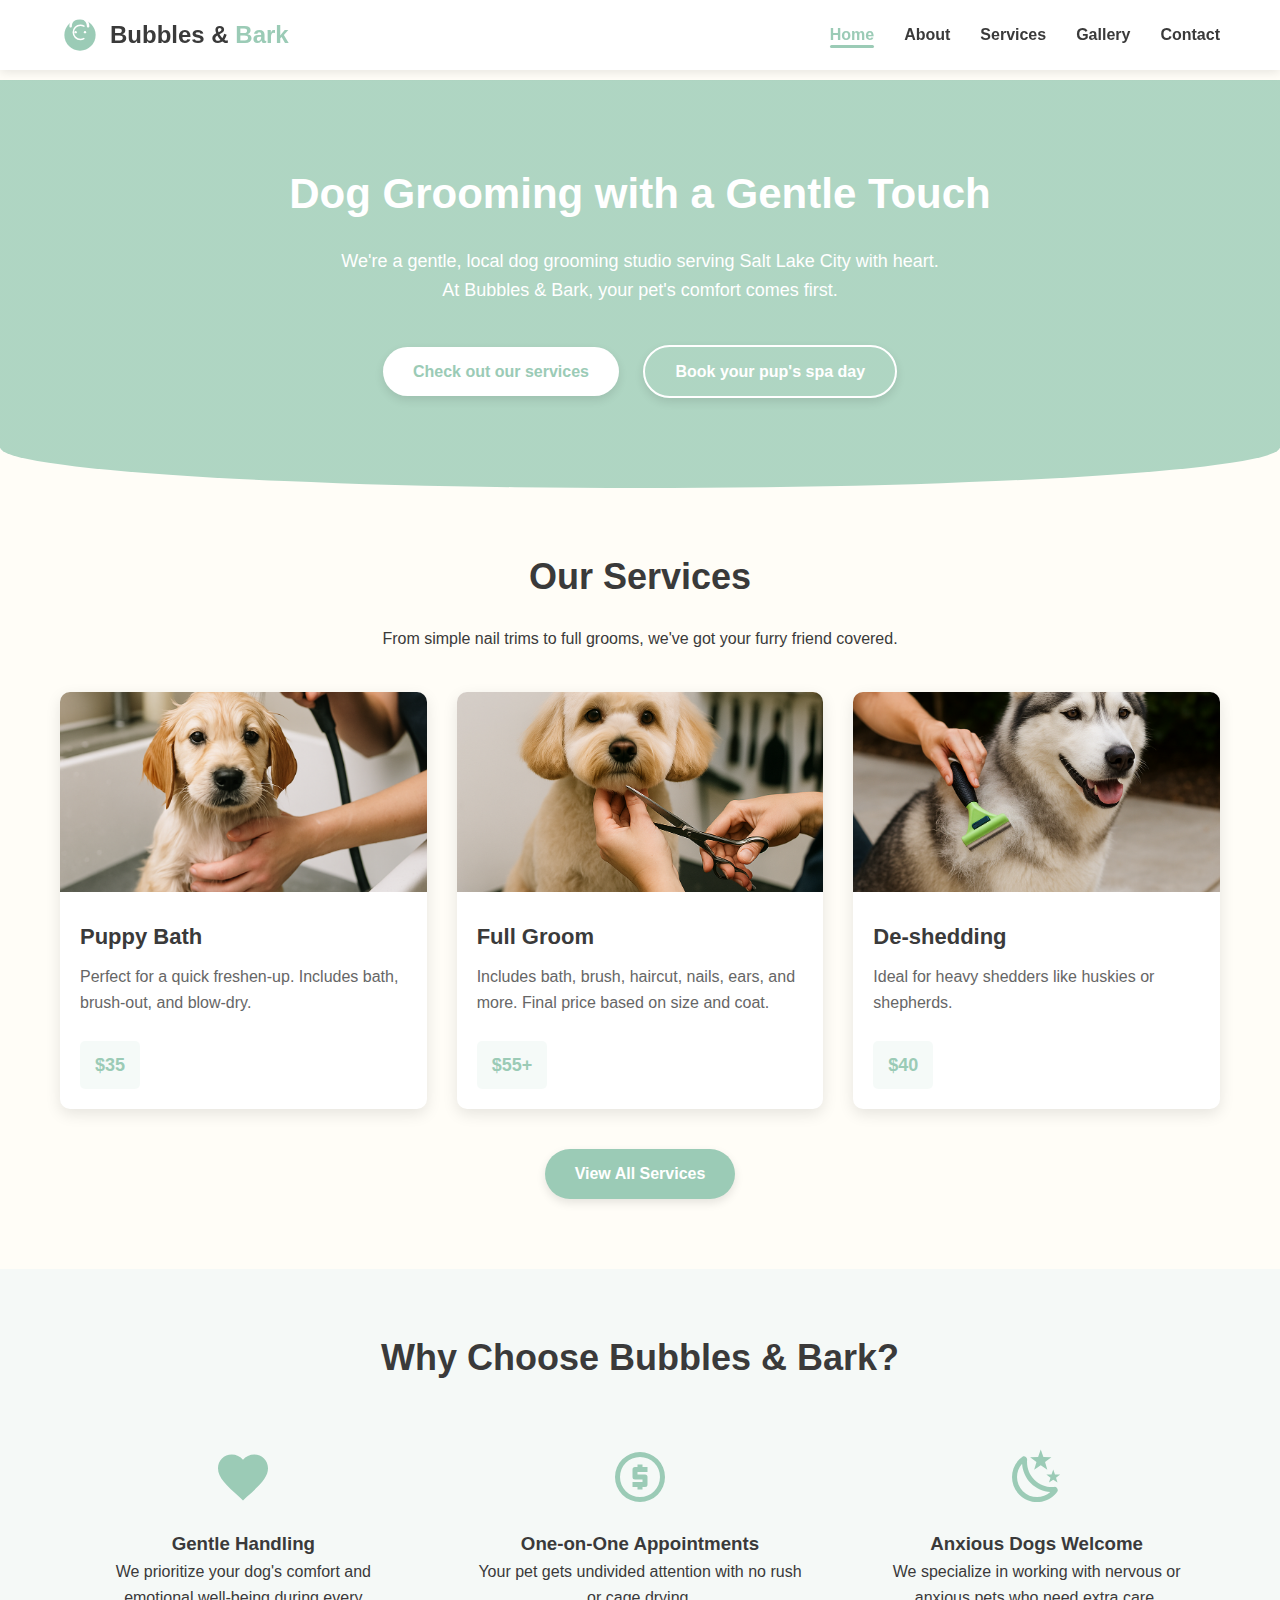
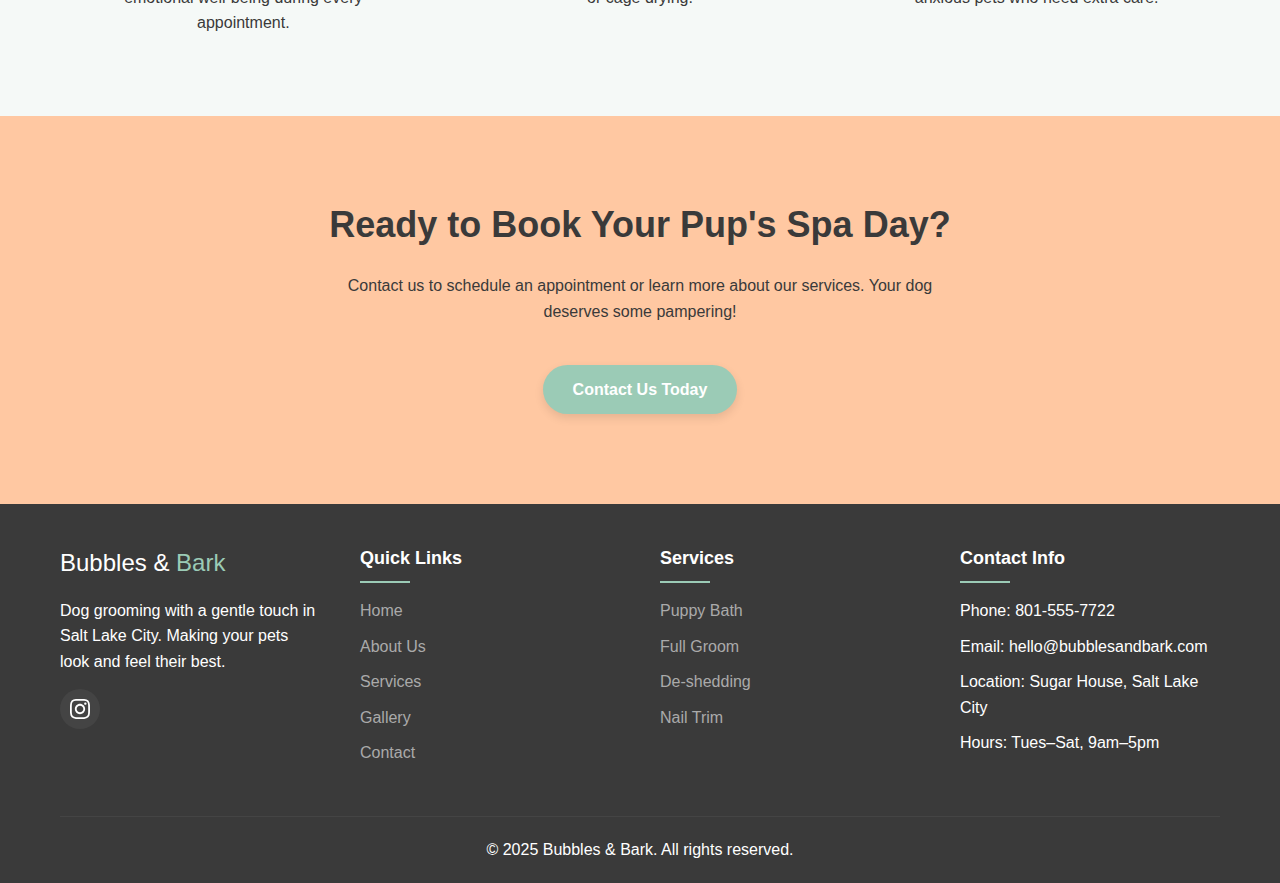
<file: index.html>
<!DOCTYPE html>
<html lang="en">
<head>
    <meta charset="UTF-8">
    <meta name="viewport" content="width=device-width, initial-scale=1.0">
    <title>Bubbles & Bark - Dog Grooming with a Gentle Touch</title>
    <link rel="stylesheet" href="styles.css" />
</head>
<body>
    <!-- Header with Navigation -->
    <header>
        <div class="container">
            <nav class="navbar">
                <div class="logo">
                    <svg class="logo-icon" xmlns="http://www.w3.org/2000/svg" viewBox="0 0 512 512">
                        <circle cx="256" cy="256" r="200" fill="#9BCBB6"/>
                        <path d="M304.7,301.9c-12.9,7.1-27.7,11.1-43.5,11.1c-50.2,0-91-40.8-91-91s40.8-91,91-91c16.5,0,32,4.4,45.3,12.1" stroke="white" stroke-width="20" fill="none" stroke-linecap="round"/>
                        <circle cx="200" cy="220" r="15" fill="white"/>
                        <circle cx="320" cy="220" r="15" fill="white"/>
                        <path d="M360,160c-8.8,0-16-7.2-16-16c0-53-43-96-96-96c-53,0-96,43-96,96c0,8.8-7.2,16-16,16s-16-7.2-16-16c0-70.7,57.3-128,128-128c70.7,0,128,57.3,128,128C376,152.8,368.8,160,360,160z" fill="white"/>
                    </svg>
                    <h1>Bubbles & <span>Bark</span></h1>
                </div>
                <ul class="nav-links">
                    <li><a href="index.html" class="nav-link active">Home</a></li>
                    <li><a href="about.html" class="nav-link">About</a></li>
                    <li><a href="services.html" class="nav-link">Services</a></li>
                    <li><a href="gallery.html" class="nav-link">Gallery</a></li>
                    <li><a href="contact.html" class="nav-link">Contact</a></li>
                </ul>
                <div class="hamburger">
                    <div class="line1"></div>
                    <div class="line2"></div>
                    <div class="line3"></div>
                </div>
            </nav>
        </div>
    </header>

    <!-- Main Content -->
    <main>
        <!-- Hero Section -->
        <section class="hero">
            <div class="container">
                <h2>Dog Grooming with a Gentle Touch</h2>
                <p>We're a gentle, local dog grooming studio serving Salt Lake City with heart. At Bubbles & Bark, your pet's comfort comes first.</p>
                <div>
                    <a href="services.html" class="btn">Check out our services</a>
                    <a href="contact.html" class="btn btn-outline">Book your pup's spa day</a>
                </div>
            </div>
        </section>
        
        <!-- Featured Services -->
        <section>
            <div class="container">
                <h2 class="text-center">Our Services</h2>
                <p class="text-center">From simple nail trims to full grooms, we've got your furry friend covered.</p>
                
                <div class="services-grid">
                    <div class="service-card">
                        <img src="./img/puppy-bath.png" alt="Puppy Bath">
                        <div class="service-content">
                            <h3>Puppy Bath</h3>
                            <p>Perfect for a quick freshen-up. Includes bath, brush-out, and blow-dry.</p>
                            <div class="service-price">$35</div>
                        </div>
                    </div>
                    
                    <div class="service-card">
                        <img src="./img/full-groom.png" alt="Full Groom">
                        <div class="service-content">
                            <h3>Full Groom</h3>
                            <p>Includes bath, brush, haircut, nails, ears, and more. Final price based on size and coat.</p>
                            <div class="service-price">$55+</div>
                        </div>
                    </div>
                    
                    <div class="service-card">
                        <img src="./img/de-shedding.png" alt="De-shedding Treatment">
                        <div class="service-content">
                            <h3>De-shedding</h3>
                            <p>Ideal for heavy shedders like huskies or shepherds.</p>
                            <div class="service-price">$40</div>
                        </div>
                    </div>
                </div>
                
                <div class="text-center" style="margin-top: 30px;">
                    <a href="services.html" class="btn" style="background-color: var(--primary); color: white;">View All Services</a>
                </div>
            </div>
        </section>
        
        <!-- Why Choose Us -->
        <section style="background-color: #f5f9f7;">
            <div class="container">
                <h2 class="text-center">Why Choose Bubbles & Bark?</h2>
                
                <div style="display: grid; grid-template-columns: repeat(auto-fit, minmax(250px, 1fr)); gap: 30px; margin-top: 40px;">
                    <div style="text-align: center; padding: 20px;">
                        <svg width="60" height="60" viewBox="0 0 24 24" style="margin: 0 auto 15px;">
                            <path fill="#9BCBB6" d="M12,21.35L10.55,20.03C5.4,15.36 2,12.27 2,8.5C2,5.41 4.42,3 7.5,3C9.24,3 10.96,3.81 12,5.08C13.04,3.81 14.76,3 16.5,3C19.58,3 22,5.41 22,8.5C22,12.27 18.6,15.36 13.45,20.03L12,21.35Z" />
                        </svg>
                        <h3>Gentle Handling</h3>
                        <p>We prioritize your dog's comfort and emotional well-being during every appointment.</p>
                    </div>
                    
                    <div style="text-align: center; padding: 20px;">
                        <svg width="60" height="60" viewBox="0 0 24 24" style="margin: 0 auto 15px;">
                            <path fill="#9BCBB6" d="M12,2A10,10 0 0,1 22,12A10,10 0 0,1 12,22A10,10 0 0,1 2,12A10,10 0 0,1 12,2M12,4A8,8 0 0,0 4,12A8,8 0 0,0 12,20A8,8 0 0,0 20,12A8,8 0 0,0 12,4M11,17V16H9V14H13V13H10A1,1 0 0,1 9,12V9A1,1 0 0,1 10,8H11V7H13V8H15V10H11V11H14A1,1 0 0,1 15,12V15A1,1 0 0,1 14,16H13V17H11Z" />
                        </svg>
                        <h3>One-on-One Appointments</h3>
                        <p>Your pet gets undivided attention with no rush or cage drying.</p>
                    </div>
                    
                    <div style="text-align: center; padding: 20px;">
                        <svg width="60" height="60" viewBox="0 0 24 24" style="margin: 0 auto 15px;">
                            <path fill="#9BCBB6" d="M17.75,4.09L15.22,6.03L16.13,9.09L13.5,7.28L10.87,9.09L11.78,6.03L9.25,4.09L12.44,4L13.5,1L14.56,4L17.75,4.09M21.25,11L19.61,12.25L20.2,14.23L18.5,13.06L16.8,14.23L17.39,12.25L15.75,11L17.81,10.95L18.5,9L19.19,10.95L21.25,11M18.97,15.95C19.8,15.87 20.69,17.05 20.16,17.8C19.84,18.25 19.5,18.67 19.08,19.07C15.17,23 8.84,23 4.94,19.07C1.03,15.17 1.03,8.83 4.94,4.93C5.34,4.53 5.76,4.17 6.21,3.85C6.96,3.32 8.14,4.21 8.06,5.04C7.79,7.9 8.75,10.87 10.95,13.06C13.14,15.26 16.1,16.22 18.97,15.95M17.33,17.97C14.5,17.81 11.7,16.64 9.53,14.5C7.36,12.31 6.2,9.5 6.04,6.68C3.23,9.82 3.34,14.64 6.35,17.66C9.37,20.67 14.19,20.78 17.33,17.97Z" />
                        </svg>
                        <h3>Anxious Dogs Welcome</h3>
                        <p>We specialize in working with nervous or anxious pets who need extra care.</p>
                    </div>
                </div>
            </div>
        </section>
        
        <!-- Call to Action -->
        <section style="background-color: var(--secondary); padding: 80px 0; text-align: center;">
            <div class="container">
                <h2 style="color: var(--text);">Ready to Book Your Pup's Spa Day?</h2>
                <p style="max-width: 600px; margin: 0 auto 30px; color: var(--text);">Contact us to schedule an appointment or learn more about our services. Your dog deserves some pampering!</p>
                <a href="contact.html" class="btn" style="background-color: var(--primary); color: white;">Contact Us Today</a>
            </div>
        </section>
    </main>

     <!-- Footer -->
     <footer>
        <div class="container">
            <div class="footer-content">
                <div>
                    <div class="footer-logo">Bubbles & <span>Bark</span></div>
                    <p>Dog grooming with a gentle touch in Salt Lake City. Making your pets look and feel their best.</p>
                    <div class="social-links">
                        <a href="#" aria-label="Instagram">
                            <svg width="20" height="20" viewBox="0 0 24 24" fill="currentColor">
                                <path d="M12 2.163c3.204 0 3.584.012 4.85.07 3.252.148 4.771 1.691 4.919 4.919.058 1.265.069 1.645.069 4.849 0 3.205-.012 3.584-.069 4.849-.149 3.225-1.664 4.771-4.919 4.919-1.266.058-1.644.07-4.85.07-3.204 0-3.584-.012-4.849-.07-3.26-.149-4.771-1.699-4.919-4.92-.058-1.265-.07-1.644-.07-4.849 0-3.204.013-3.583.07-4.849.149-3.227 1.664-4.771 4.919-4.919 1.266-.057 1.645-.069 4.849-.069zm0-2.163c-3.259 0-3.667.014-4.947.072-4.358.2-6.78 2.618-6.98 6.98-.059 1.281-.073 1.689-.073 4.948 0 3.259.014 3.668.072 4.948.2 4.358 2.618 6.78 6.98 6.98 1.281.058 1.689.072 4.948.072 3.259 0 3.668-.014 4.948-.072 4.354-.2 6.782-2.618 6.979-6.98.059-1.28.073-1.689.073-4.948 0-3.259-.014-3.667-.072-4.947-.196-4.354-2.617-6.78-6.979-6.98-1.281-.059-1.69-.073-4.949-.073zm0 5.838c-3.403 0-6.162 2.759-6.162 6.162s2.759 6.163 6.162 6.163 6.162-2.759 6.162-6.163c0-3.403-2.759-6.162-6.162-6.162zm0 10.162c-2.209 0-4-1.79-4-4 0-2.209 1.791-4 4-4s4 1.791 4 4c0 2.21-1.791 4-4 4zm6.406-11.845c-.796 0-1.441.645-1.441 1.44s.645 1.44 1.441 1.44c.795 0 1.439-.645 1.439-1.44s-.644-1.44-1.439-1.44z"/>
                            </svg>
                        </a>
                    </div>
                </div>
                
                <div class="footer-links">
                    <h3>Quick Links</h3>
                    <ul>
                        <li><a href="index.html">Home</a></li>
                        <li><a href="about.html">About Us</a></li>
                        <li><a href="services.html">Services</a></li>
                        <li><a href="gallery.html">Gallery</a></li>
                        <li><a href="contact.html">Contact</a></li>
                    </ul>
                </div>
                
                <div class="footer-links">
                    <h3>Services</h3>
                    <ul>
                        <li><a href="services.html">Puppy Bath</a></li>
                        <li><a href="services.html">Full Groom</a></li>
                        <li><a href="services.html">De-shedding</a></li>
                        <li><a href="services.html">Nail Trim</a></li>
                    </ul>
                </div>
                
                <div class="footer-links">
                    <h3>Contact Info</h3>
                    <ul>
                        <li>Phone: 801-555-7722</li>
                        <li>Email: hello@bubblesandbark.com</li>
                        <li>Location: Sugar House, Salt Lake City</li>
                        <li>Hours: Tues–Sat, 9am–5pm</li>
                    </ul>
                </div>
            </div>
            
            <div class="footer-bottom">
                <p>&copy; 2025 Bubbles & Bark. All rights reserved.</p>
            </div>
        </div>
    </footer>
    <script>
        document.addEventListener('DOMContentLoaded', function() {
            const hamburger = document.querySelector('.hamburger');
            const navLinks = document.querySelector('.nav-links');
    
            hamburger.addEventListener('click', function() {
                navLinks.classList.toggle('active');
                hamburger.classList.toggle('active');
            });
    
            // Optional: close menu when a link is clicked
            const links = document.querySelectorAll('.nav-link');
            links.forEach(link => {
                link.addEventListener('click', function() {
                    navLinks.classList.remove('active');
                    hamburger.classList.remove('active');
                });
            });
        });
    </script>
    
</body>
</html>
</file>
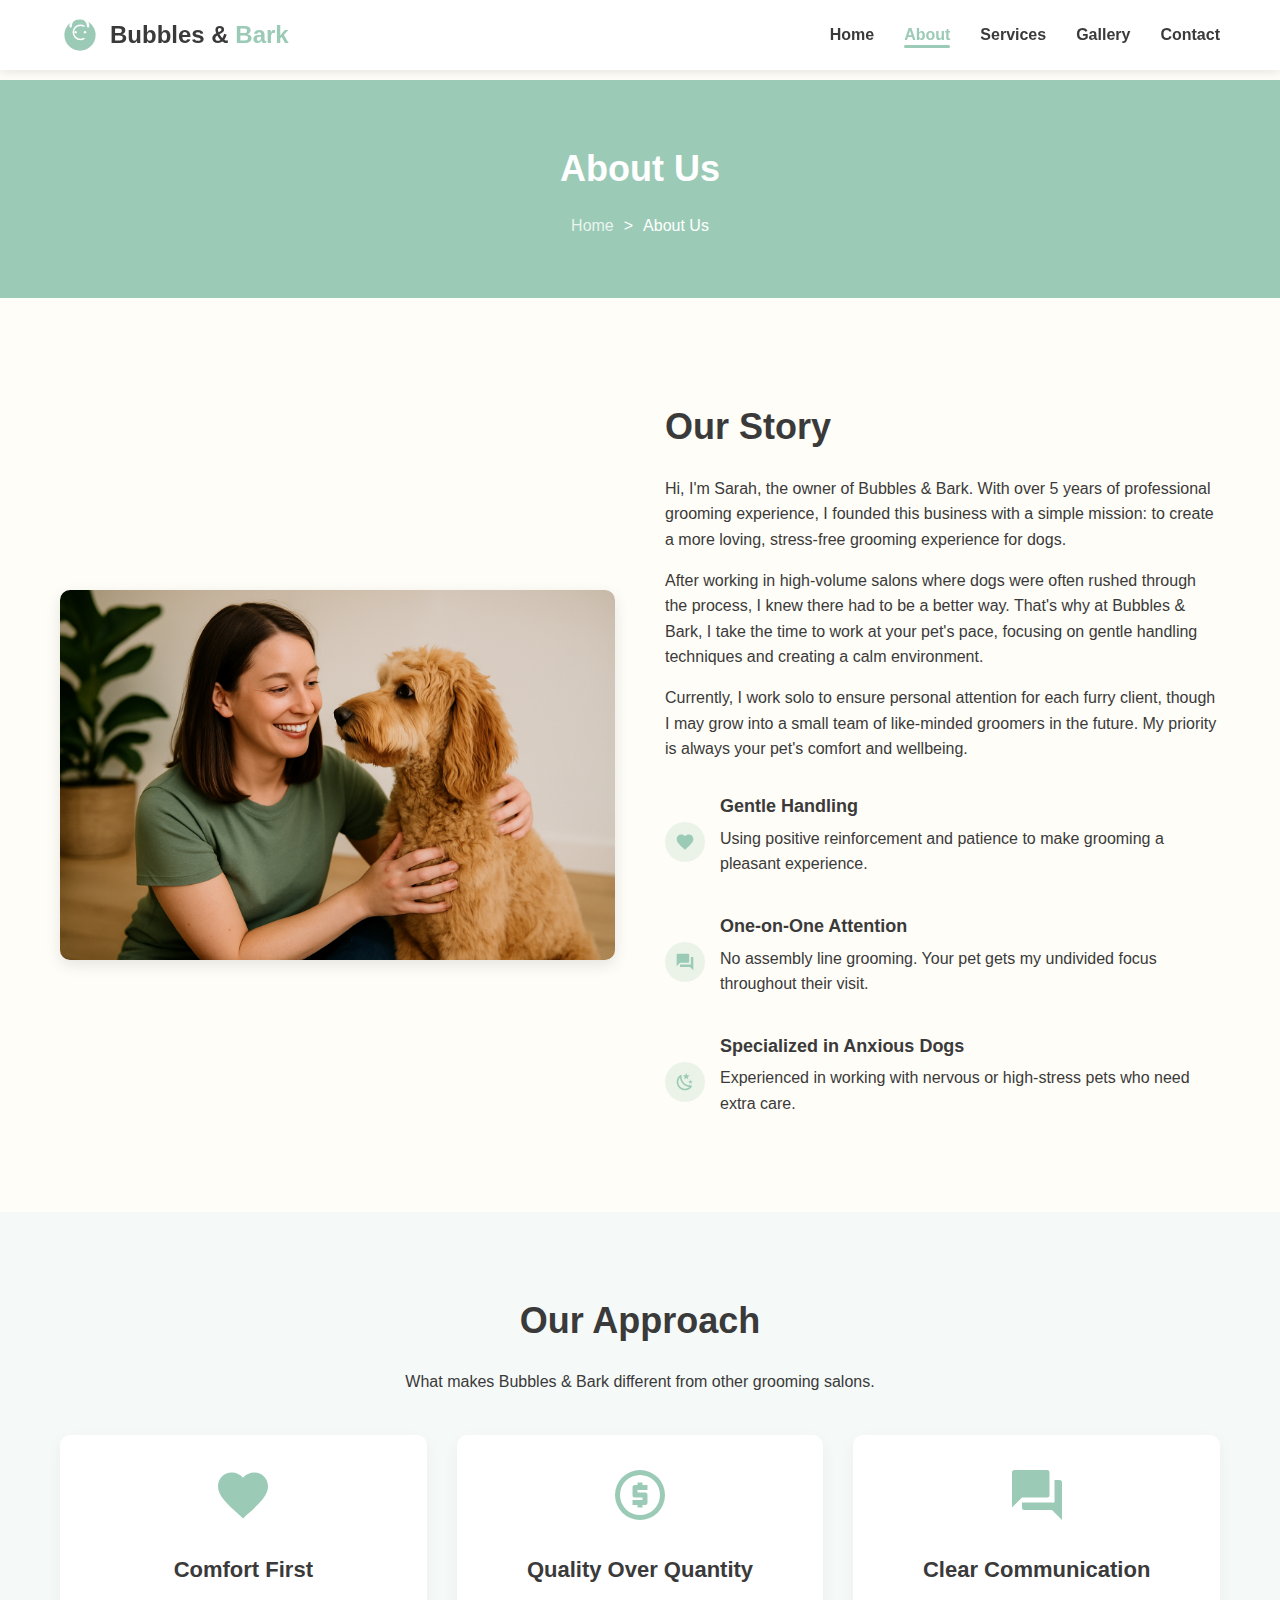
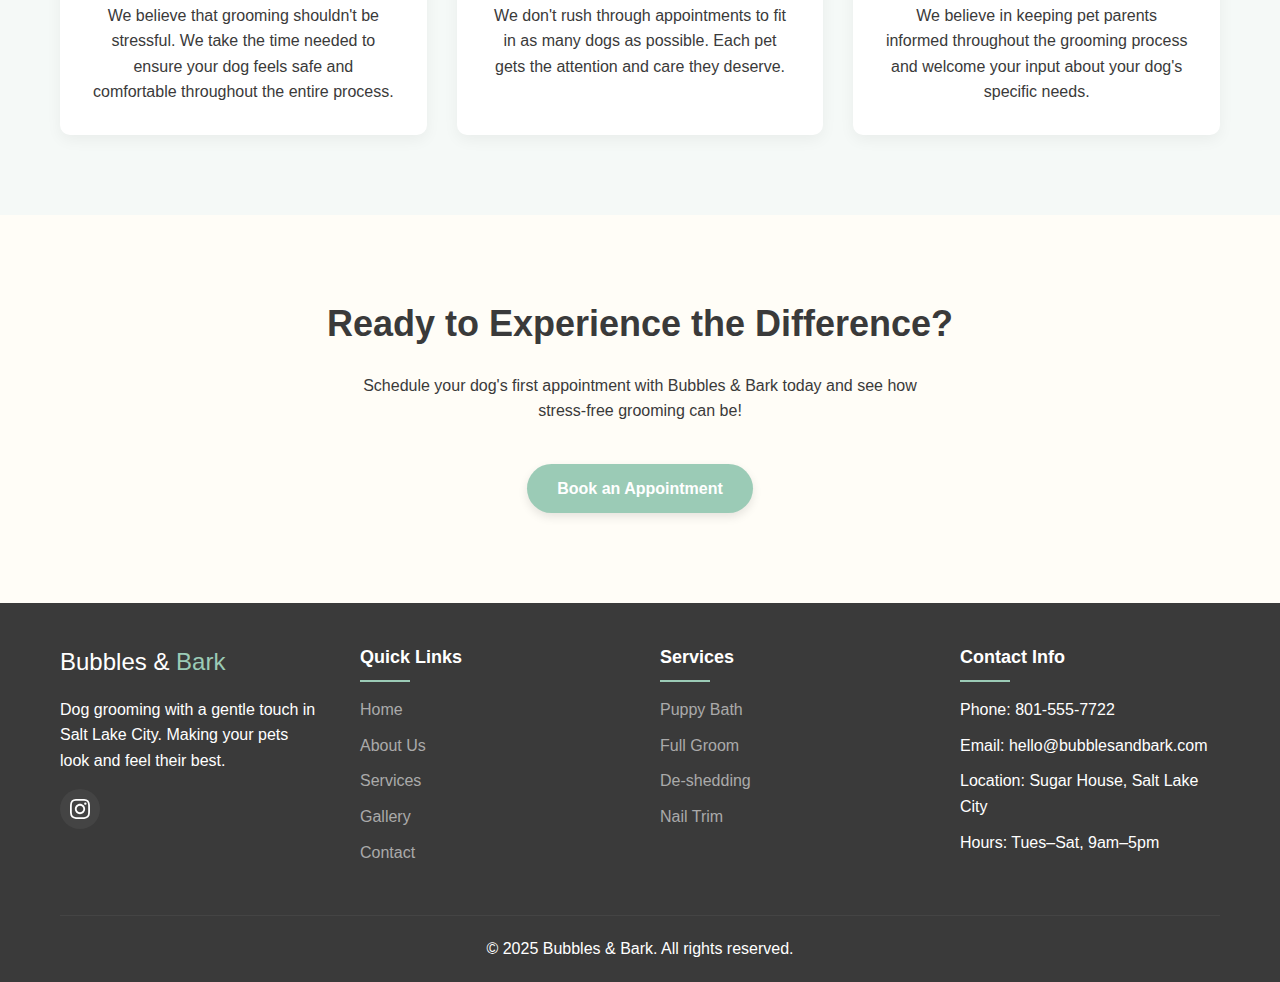
<file: about.html>
<!DOCTYPE html>
<html lang="en">
<head>
    <meta charset="UTF-8">
    <meta name="viewport" content="width=device-width, initial-scale=1.0">
    <title>About Us - Bubbles & Bark</title>
    <link rel="stylesheet" href="styles.css">
</head>
<body>
    <!-- Header with Navigation -->
    <header>
        <div class="container">
            <nav class="navbar">
                <div class="logo">
                    <svg class="logo-icon" xmlns="http://www.w3.org/2000/svg" viewBox="0 0 512 512">
                        <circle cx="256" cy="256" r="200" fill="#9BCBB6"/>
                        <path d="M304.7,301.9c-12.9,7.1-27.7,11.1-43.5,11.1c-50.2,0-91-40.8-91-91s40.8-91,91-91c16.5,0,32,4.4,45.3,12.1" stroke="white" stroke-width="20" fill="none" stroke-linecap="round"/>
                        <circle cx="200" cy="220" r="15" fill="white"/>
                        <circle cx="320" cy="220" r="15" fill="white"/>
                        <path d="M360,160c-8.8,0-16-7.2-16-16c0-53-43-96-96-96c-53,0-96,43-96,96c0,8.8-7.2,16-16,16s-16-7.2-16-16c0-70.7,57.3-128,128-128c70.7,0,128,57.3,128,128C376,152.8,368.8,160,360,160z" fill="white"/>
                    </svg>
                    <h1>Bubbles & <span>Bark</span></h1>
                </div>
                <ul class="nav-links">
                    <li><a href="index.html" class="nav-link">Home</a></li>
                    <li><a href="about.html" class="nav-link active">About</a></li>
                    <li><a href="services.html" class="nav-link">Services</a></li>
                    <li><a href="gallery.html" class="nav-link">Gallery</a></li>
                    <li><a href="contact.html" class="nav-link">Contact</a></li>
                </ul>
                <div class="hamburger">
                    <div class="line1"></div>
                    <div class="line2"></div>
                    <div class="line3"></div>
                </div>
            </nav>
        </div>
    </header>

    <!-- Main Content -->
    <main>
        <!-- Page Header -->
        <div class="page-header">
            <div class="container">
                <h1>About Us</h1>
                <ul class="breadcrumb">
                    <li><a href="index.html">Home</a></li>
                    <li>></li>
                    <li>About Us</li>
                </ul>
            </div>
        </div>
        
        <!-- About Section -->
        <section class="about-section">
            <div class="container">
                <div class="about-content">
                    <div class="about-image">
                        <img src="./img/sarah-dog.png" alt="Sarah with a dog">
                    </div>
                    <div class="about-text">
                        <h2>Our Story</h2>
                        <p>Hi, I'm Sarah, the owner of Bubbles & Bark. With over 5 years of professional grooming experience, I founded this business with a simple mission: to create a more loving, stress-free grooming experience for dogs.</p>
                        <p>After working in high-volume salons where dogs were often rushed through the process, I knew there had to be a better way. That's why at Bubbles & Bark, I take the time to work at your pet's pace, focusing on gentle handling techniques and creating a calm environment.</p>
                        <p>Currently, I work solo to ensure personal attention for each furry client, though I may grow into a small team of like-minded groomers in the future. My priority is always your pet's comfort and wellbeing.</p>
                        
                        <div class="feature-list">
                            <div class="feature-item">
                                <div class="feature-icon">
                                    <svg viewBox="0 0 24 24" fill="currentColor">
                                        <path d="M12,21.35L10.55,20.03C5.4,15.36 2,12.27 2,8.5C2,5.41 4.42,3 7.5,3C9.24,3 10.96,3.81 12,5.08C13.04,3.81 14.76,3 16.5,3C19.58,3 22,5.41 22,8.5C22,12.27 18.6,15.36 13.45,20.03L12,21.35Z" />
                                    </svg>
                                </div>
                                <div class="feature-text">
                                    <h4>Gentle Handling</h4>
                                    <p>Using positive reinforcement and patience to make grooming a pleasant experience.</p>
                                </div>
                            </div>
                            
                            <div class="feature-item">
                                <div class="feature-icon">
                                    <svg viewBox="0 0 24 24" fill="currentColor">
                                        <path d="M17,12V3A1,1 0 0,0 16,2H3A1,1 0 0,0 2,3V17L6,13H16A1,1 0 0,0 17,12M21,6H19V15H6V17A1,1 0 0,0 7,18H18L22,22V7A1,1 0 0,0 21,6Z" />
                                    </svg>
                                </div>
                                <div class="feature-text">
                                    <h4>One-on-One Attention</h4>
                                    <p>No assembly line grooming. Your pet gets my undivided focus throughout their visit.</p>
                                </div>
                            </div>
                            
                            <div class="feature-item">
                                <div class="feature-icon">
                                    <svg viewBox="0 0 24 24" fill="currentColor">
                                        <path d="M17.75,4.09L15.22,6.03L16.13,9.09L13.5,7.28L10.87,9.09L11.78,6.03L9.25,4.09L12.44,4L13.5,1L14.56,4L17.75,4.09M21.25,11L19.61,12.25L20.2,14.23L18.5,13.06L16.8,14.23L17.39,12.25L15.75,11L17.81,10.95L18.5,9L19.19,10.95L21.25,11M18.97,15.95C19.8,15.87 20.69,17.05 20.16,17.8C19.84,18.25 19.5,18.67 19.08,19.07C15.17,23 8.84,23 4.94,19.07C1.03,15.17 1.03,8.83 4.94,4.93C5.34,4.53 5.76,4.17 6.21,3.85C6.96,3.32 8.14,4.21 8.06,5.04C7.79,7.9 8.75,10.87 10.95,13.06C13.14,15.26 16.1,16.22 18.97,15.95M17.33,17.97C14.5,17.81 11.7,16.64 9.53,14.5C7.36,12.31 6.2,9.5 6.04,6.68C3.23,9.82 3.34,14.64 6.35,17.66C9.37,20.67 14.19,20.78 17.33,17.97Z" />
                                    </svg>
                                </div>
                                <div class="feature-text">
                                    <h4>Specialized in Anxious Dogs</h4>
                                    <p>Experienced in working with nervous or high-stress pets who need extra care.</p>
                                </div>
                            </div>
                        </div>
                    </div>
                </div>
            </div>
        </section>
        
        <!-- Values Section -->
        <section class="values-section">
            <div class="container">
                <h2 class="text-center">Our Approach</h2>
                <p class="text-center">What makes Bubbles & Bark different from other grooming salons.</p>
                
                <div class="values-grid">
                    <div class="value-card">
                        <svg viewBox="0 0 24 24" fill="currentColor">
                            <path d="M12,21.35L10.55,20.03C5.4,15.36 2,12.27 2,8.5C2,5.41 4.42,3 7.5,3C9.24,3 10.96,3.81 12,5.08C13.04,3.81 14.76,3 16.5,3C19.58,3 22,5.41 22,8.5C22,12.27 18.6,15.36 13.45,20.03L12,21.35Z" />
                        </svg>
                        <h3>Comfort First</h3>
                        <p>We believe that grooming shouldn't be stressful. We take the time needed to ensure your dog feels safe and comfortable throughout the entire process.</p>
                    </div>
                    
                    <div class="value-card">
                        <svg viewBox="0 0 24 24" fill="currentColor">
                            <path d="M12,2A10,10 0 0,1 22,12A10,10 0 0,1 12,22A10,10 0 0,1 2,12A10,10 0 0,1 12,2M12,4A8,8 0 0,0 4,12A8,8 0 0,0 12,20A8,8 0 0,0 20,12A8,8 0 0,0 12,4M11,17V16H9V14H13V13H10A1,1 0 0,1 9,12V9A1,1 0 0,1 10,8H11V7H13V8H15V10H11V11H14A1,1 0 0,1 15,12V15A1,1 0 0,1 14,16H13V17H11Z" />
                        </svg>
                        <h3>Quality Over Quantity</h3>
                        <p>We don't rush through appointments to fit in as many dogs as possible. Each pet gets the attention and care they deserve.</p>
                    </div>
                    
                    <div class="value-card">
                        <svg viewBox="0 0 24 24" fill="currentColor">
                            <path d="M17,12V3A1,1 0 0,0 16,2H3A1,1 0 0,0 2,3V17L6,13H16A1,1 0 0,0 17,12M21,6H19V15H6V17A1,1 0 0,0 7,18H18L22,22V7A1,1 0 0,0 21,6Z" />
                        </svg>
                        <h3>Clear Communication</h3>
                        <p>We believe in keeping pet parents informed throughout the grooming process and welcome your input about your dog's specific needs.</p>
                    </div>
                </div>
            </div>
        </section>
        
        <!-- Call to Action -->
        <section style="text-align: center; padding: 80px 0;">
            <div class="container">
                <h2>Ready to Experience the Difference?</h2>
                <p style="max-width: 600px; margin: 0 auto 30px;">Schedule your dog's first appointment with Bubbles & Bark today and see how stress-free grooming can be!</p>
                <a href="contact.html" class="btn" style="display: inline-block; padding: 12px 30px; background-color: var(--primary); color: white; text-decoration: none; border-radius: 50px; font-weight: 700; transition: all 0.3s; box-shadow: 0 4px 10px rgba(0,0,0,0.1);">Book an Appointment</a>
            </div>
        </section>
    </main>

    <!-- Footer -->
    <footer>
        <div class="container">
            <div class="footer-content">
                <div>
                    <div class="footer-logo">Bubbles & <span>Bark</span></div>
                    <p>Dog grooming with a gentle touch in Salt Lake City. Making your pets look and feel their best.</p>
                    <div class="social-links">
                        <a href="#" aria-label="Instagram">
                            <svg width="20" height="20" viewBox="0 0 24 24" fill="currentColor">
                                <path d="M12 2.163c3.204 0 3.584.012 4.85.07 3.252.148 4.771 1.691 4.919 4.919.058 1.265.069 1.645.069 4.849 0 3.205-.012 3.584-.069 4.849-.149 3.225-1.664 4.771-4.919 4.919-1.266.058-1.644.07-4.85.07-3.204 0-3.584-.012-4.849-.07-3.26-.149-4.771-1.699-4.919-4.92-.058-1.265-.07-1.644-.07-4.849 0-3.204.013-3.583.07-4.849.149-3.227 1.664-4.771 4.919-4.919 1.266-.057 1.645-.069 4.849-.069zm0-2.163c-3.259 0-3.667.014-4.947.072-4.358.2-6.78 2.618-6.98 6.98-.059 1.281-.073 1.689-.073 4.948 0 3.259.014 3.668.072 4.948.2 4.358 2.618 6.78 6.98 6.98 1.281.058 1.689.072 4.948.072 3.259 0 3.668-.014 4.948-.072 4.354-.2 6.782-2.618 6.979-6.98.059-1.28.073-1.689.073-4.948 0-3.259-.014-3.667-.072-4.947-.196-4.354-2.617-6.78-6.979-6.98-1.281-.059-1.69-.073-4.949-.073zm0 5.838c-3.403 0-6.162 2.759-6.162 6.162s2.759 6.163 6.162 6.163 6.162-2.759 6.162-6.163c0-3.403-2.759-6.162-6.162-6.162zm0 10.162c-2.209 0-4-1.79-4-4 0-2.209 1.791-4 4-4s4 1.791 4 4c0 2.21-1.791 4-4 4zm6.406-11.845c-.796 0-1.441.645-1.441 1.44s.645 1.44 1.441 1.44c.795 0 1.439-.645 1.439-1.44s-.644-1.44-1.439-1.44z"/>
                            </svg>
                        </a>
                    </div>
                </div>
                
                <div class="footer-links">
                    <h3>Quick Links</h3>
                    <ul>
                        <li><a href="index.html">Home</a></li>
                        <li><a href="about.html">About Us</a></li>
                        <li><a href="services.html">Services</a></li>
                        <li><a href="gallery.html">Gallery</a></li>
                        <li><a href="contact.html">Contact</a></li>
                    </ul>
                </div>
                
                <div class="footer-links">
                    <h3>Services</h3>
                    <ul>
                        <li><a href="services.html">Puppy Bath</a></li>
                        <li><a href="services.html">Full Groom</a></li>
                        <li><a href="services.html">De-shedding</a></li>
                        <li><a href="services.html">Nail Trim</a></li>
                    </ul>
                </div>
                
                <div class="footer-links">
                    <h3>Contact Info</h3>
                    <ul>
                        <li>Phone: 801-555-7722</li>
                        <li>Email: hello@bubblesandbark.com</li>
                        <li>Location: Sugar House, Salt Lake City</li>
                        <li>Hours: Tues–Sat, 9am–5pm</li>
                    </ul>
                </div>
            </div>
            
            <div class="footer-bottom">
                <p>&copy; 2025 Bubbles & Bark. All rights reserved.</p>
            </div>
        </div>
    </footer>

    <!-- JavaScript for mobile menu toggle -->
    <script>
        document.addEventListener('DOMContentLoaded', function() {
            const hamburger = document.querySelector('.hamburger');
            const navLinks = document.querySelector('.nav-links');
            
            hamburger.addEventListener('click', function() {
                navLinks.classList.toggle('active');
                hamburger.classList.toggle('active');
            });
            
            // Close menu when clicking a link
            const links = document.querySelectorAll('.nav-link');
            links.forEach(link => {
                link.addEventListener('click', function() {
                    navLinks.classList.remove('active');
                    hamburger.classList.remove('active');
                });
            });
        });
    </script>
</body>
</html>
</file>
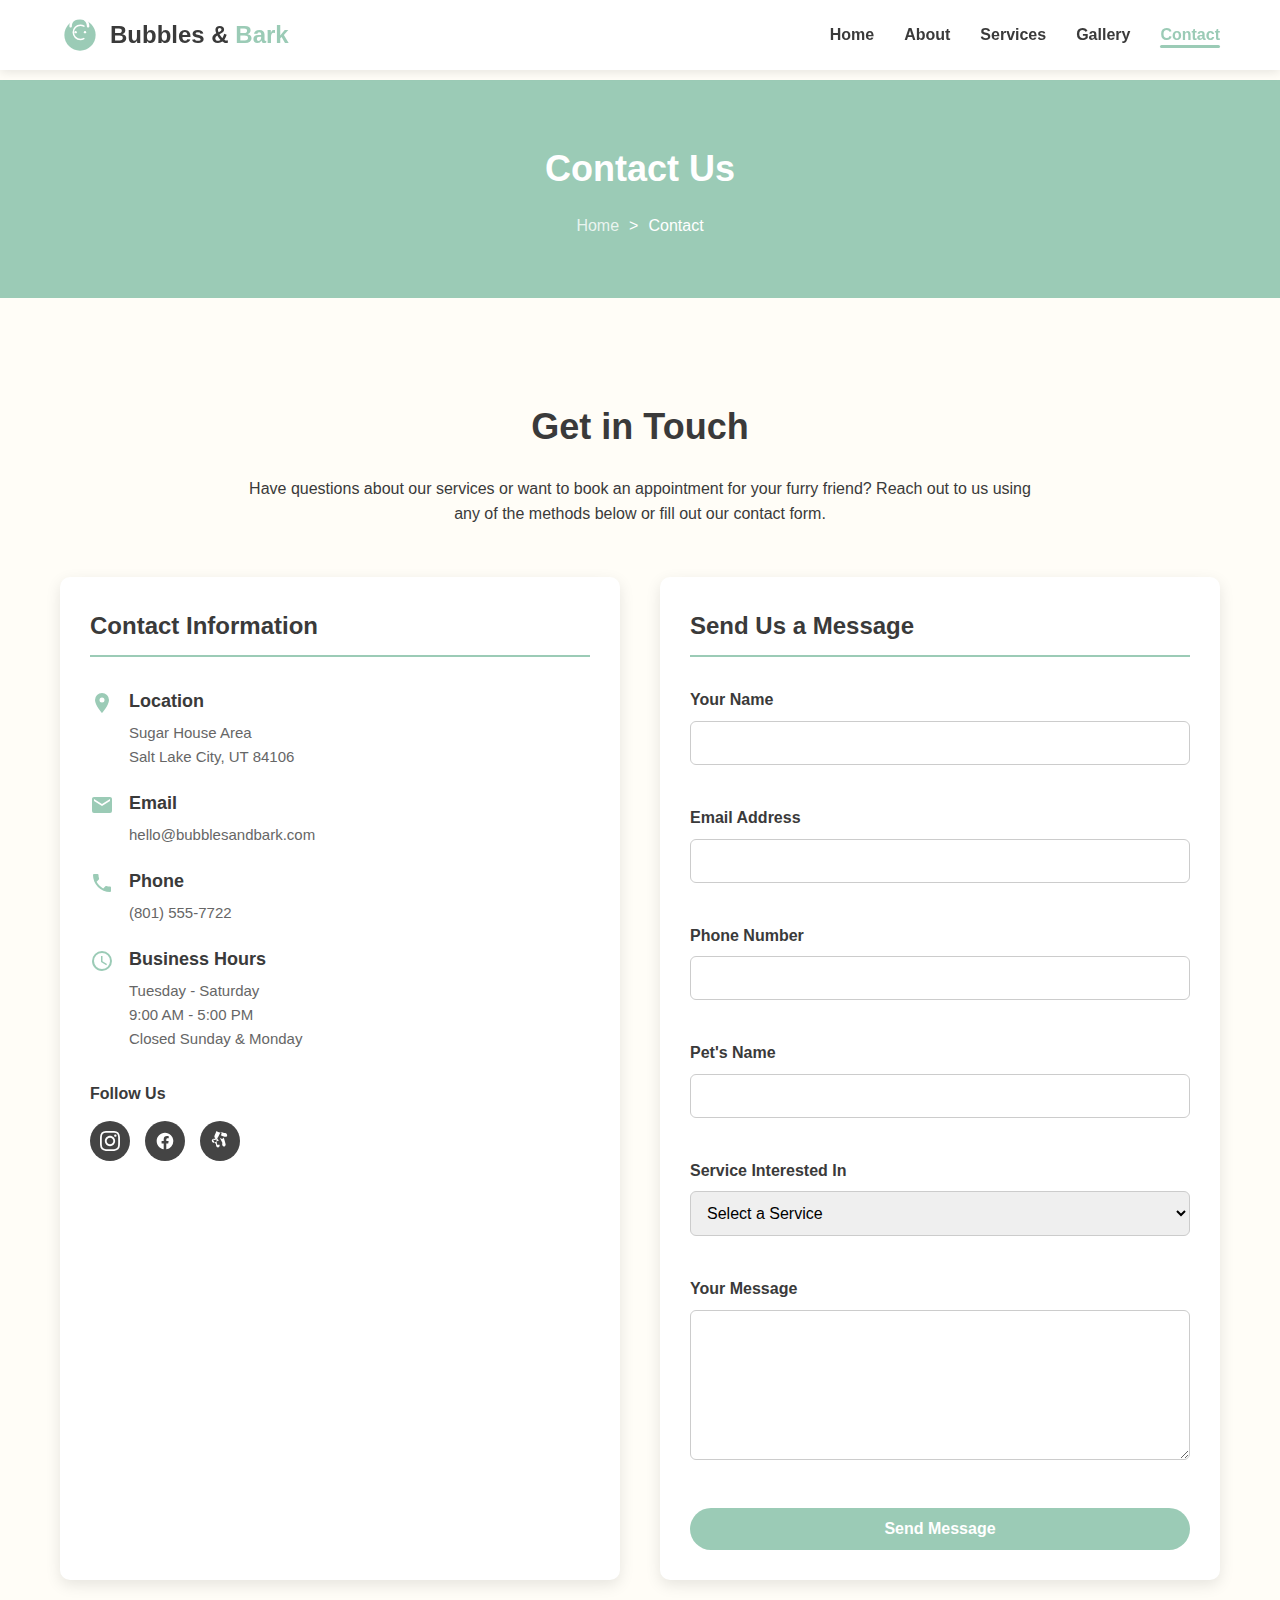
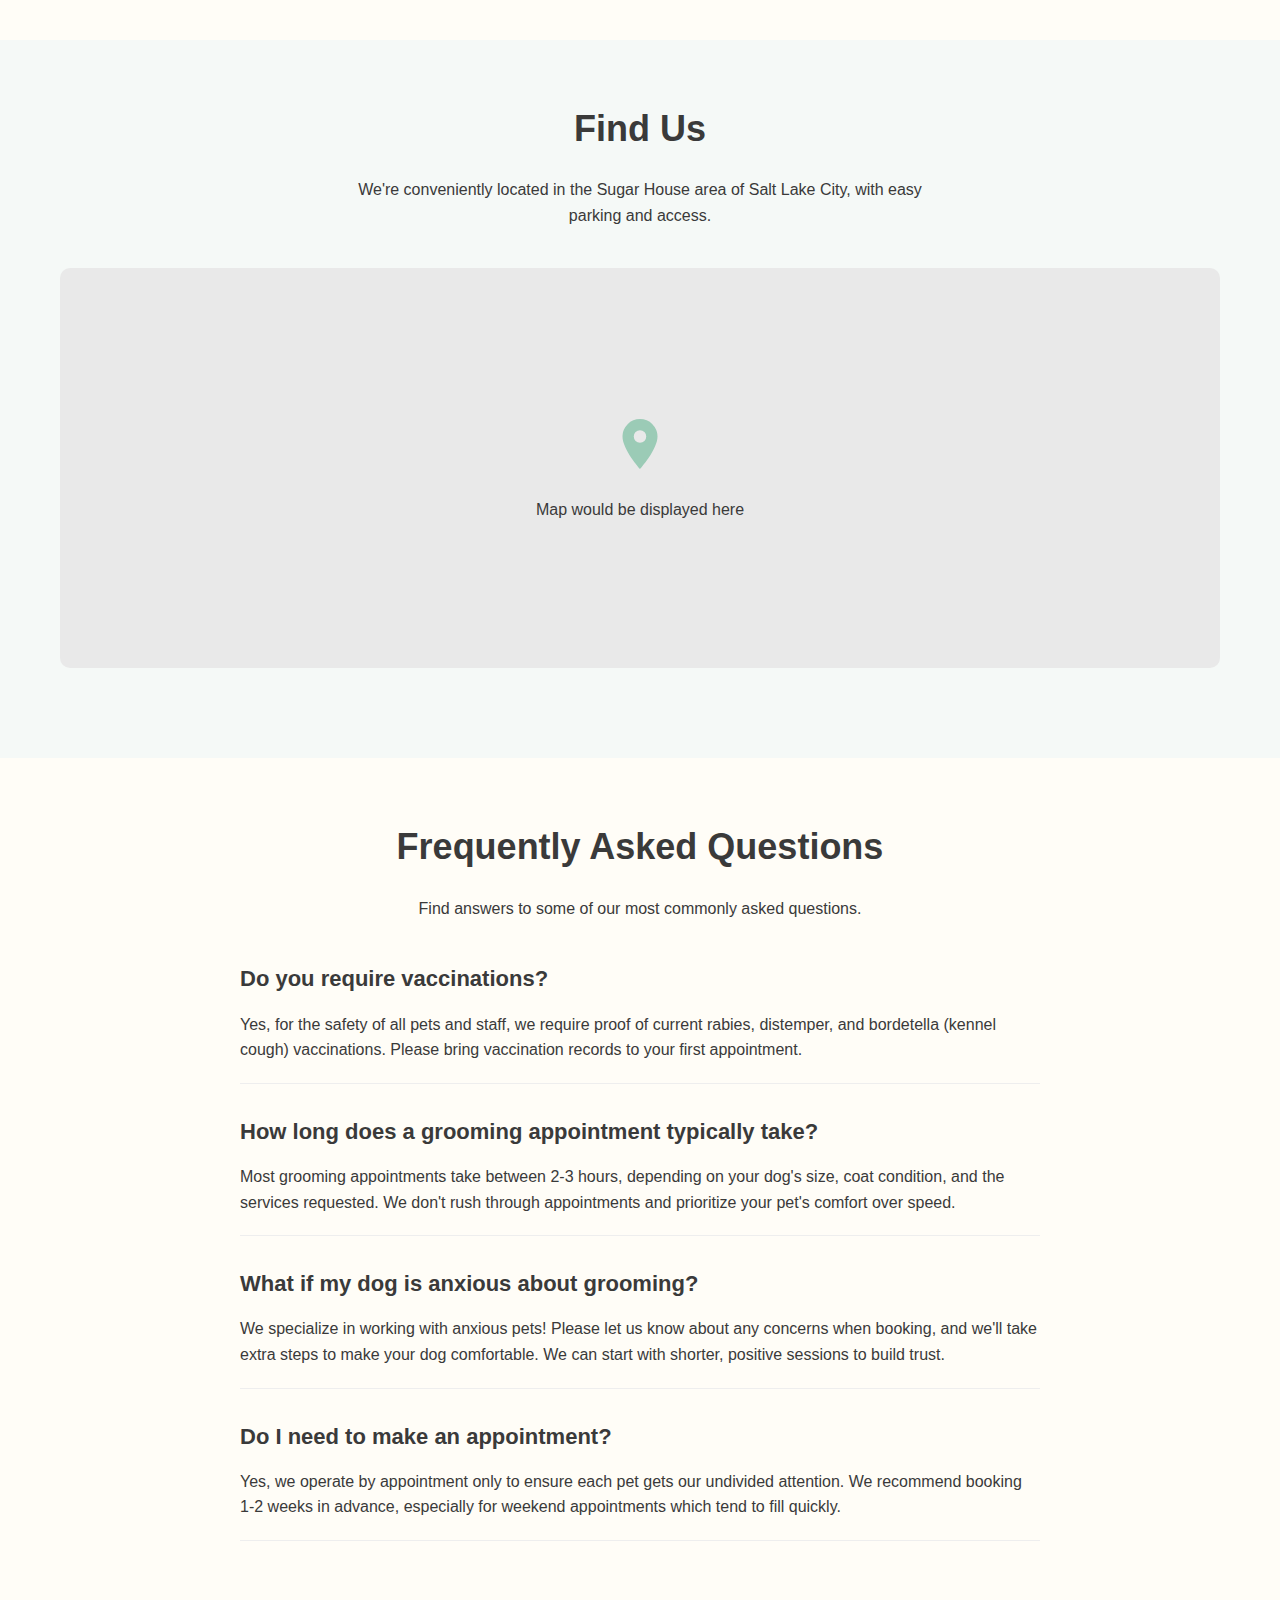
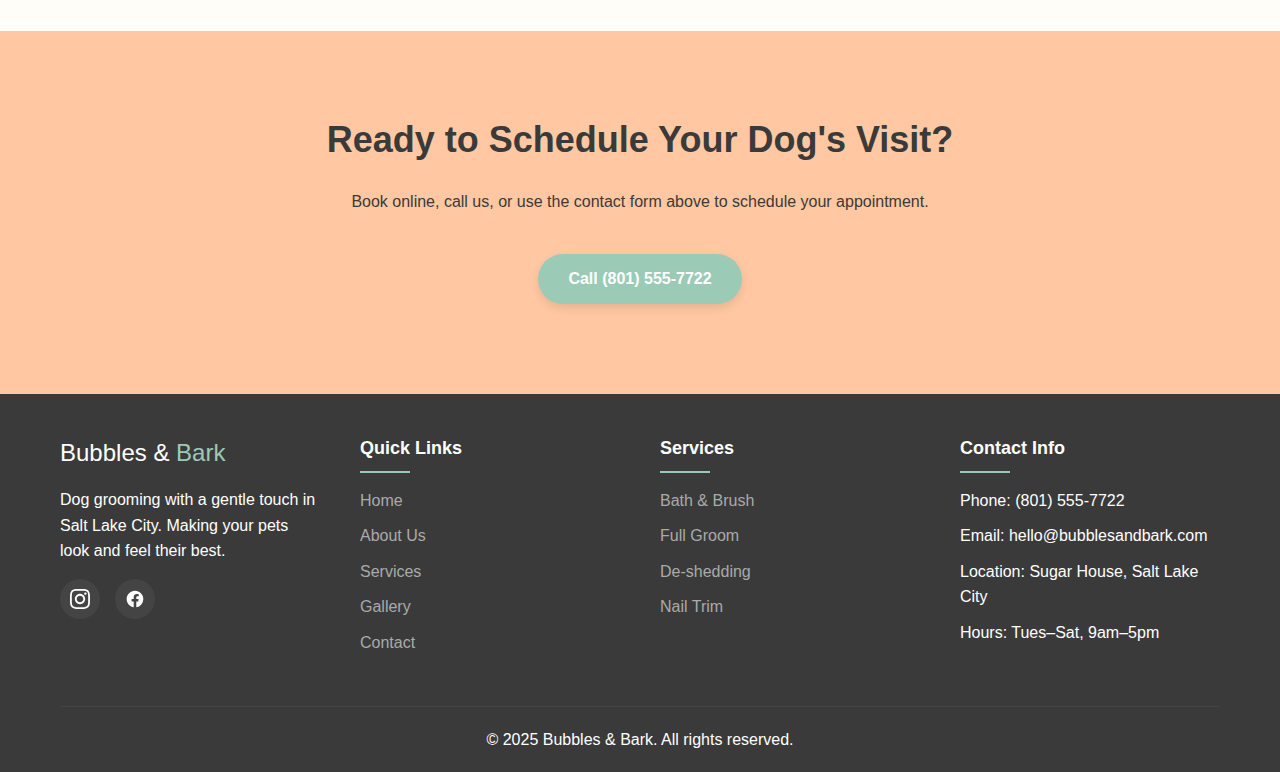
<file: contact.html>
<!DOCTYPE html>
<html lang="en">
<head>
    <meta charset="UTF-8">
    <meta name="viewport" content="width=device-width, initial-scale=1.0">
    <title>Contact Us - Bubbles & Bark</title>
    <link rel="stylesheet" href="styles.css">
</head>
<body>
    <!-- Header with Navigation -->
    <header>
        <div class="container">
            <nav class="navbar">
                <div class="logo">
                    <svg class="logo-icon" xmlns="http://www.w3.org/2000/svg" viewBox="0 0 512 512">
                        <circle cx="256" cy="256" r="200" fill="#9BCBB6"/>
                        <path d="M304.7,301.9c-12.9,7.1-27.7,11.1-43.5,11.1c-50.2,0-91-40.8-91-91s40.8-91,91-91c16.5,0,32,4.4,45.3,12.1" stroke="white" stroke-width="20" fill="none" stroke-linecap="round"/>
                        <circle cx="200" cy="220" r="15" fill="white"/>
                        <circle cx="320" cy="220" r="15" fill="white"/>
                        <path d="M360,160c-8.8,0-16-7.2-16-16c0-53-43-96-96-96c-53,0-96,43-96,96c0,8.8-7.2,16-16,16s-16-7.2-16-16c0-70.7,57.3-128,128-128c70.7,0,128,57.3,128,128C376,152.8,368.8,160,360,160z" fill="white"/>
                    </svg>
                    <h1>Bubbles & <span>Bark</span></h1>
                </div>
                <ul class="nav-links">
                    <li><a href="index.html" class="nav-link">Home</a></li>
                    <li><a href="about.html" class="nav-link">About</a></li>
                    <li><a href="services.html" class="nav-link">Services</a></li>
                    <li><a href="gallery.html" class="nav-link">Gallery</a></li>
                    <li><a href="contact.html" class="nav-link active">Contact</a></li>
                </ul>
                <div class="hamburger">
                    <div class="line1"></div>
                    <div class="line2"></div>
                    <div class="line3"></div>
                </div>
            </nav>
        </div>
    </header>

    <!-- Main Content -->
    <main>
        <!-- Page Header -->
        <div class="page-header">
            <div class="container">
                <h1>Contact Us</h1>
                <ul class="breadcrumb">
                    <li><a href="index.html">Home</a></li>
                    <li>></li>
                    <li>Contact</li>
                </ul>
            </div>
        </div>
        
        <!-- Contact Information & Form Section -->
        <section>
            <div class="container">
                <div style="text-align: center; max-width: 800px; margin: 0 auto 50px;">
                    <h2>Get in Touch</h2>
                    <p>Have questions about our services or want to book an appointment for your furry friend? Reach out to us using any of the methods below or fill out our contact form.</p>
                </div>
                
                <div class="contact-content">
                    <div class="contact-info">
                        <h3 style="margin-bottom: 30px; color: var(--text); font-size: 24px;">Contact Information</h3>
                        
                        <div class="info-item">
                            <svg width="24" height="24" viewBox="0 0 24 24" style="margin-right: 15px; color: var(--primary);">
                                <path fill="currentColor" d="M12,11.5A2.5,2.5 0 0,1 9.5,9A2.5,2.5 0 0,1 12,6.5A2.5,2.5 0 0,1 14.5,9A2.5,2.5 0 0,1 12,11.5M12,2A7,7 0 0,0 5,9C5,14.25 12,22 12,22C12,22 19,14.25 19,9A7,7 0 0,0 12,2Z" />
                            </svg>
                            <div class="info-details">
                                <h4>Location</h4>
                                <p>Sugar House Area<br>Salt Lake City, UT 84106</p>
                            </div>
                        </div>
                        
                        <div class="info-item">
                            <svg width="24" height="24" viewBox="0 0 24 24" style="margin-right: 15px; color: var(--primary);">
                                <path fill="currentColor" d="M20,8L12,13L4,8V6L12,11L20,6M20,4H4C2.89,4 2,4.89 2,6V18A2,2 0 0,0 4,20H20A2,2 0 0,0 22,18V6C22,4.89 21.1,4 20,4Z" />
                            </svg>
                            <div class="info-details">
                                <h4>Email</h4>
                                <p>hello@bubblesandbark.com</p>
                            </div>
                        </div>
                        
                        <div class="info-item">
                            <svg width="24" height="24" viewBox="0 0 24 24" style="margin-right: 15px; color: var(--primary);">
                                <path fill="currentColor" d="M6.62,10.79C8.06,13.62 10.38,15.94 13.21,17.38L15.41,15.18C15.69,14.9 16.08,14.82 16.43,14.93C17.55,15.3 18.75,15.5 20,15.5A1,1 0 0,1 21,16.5V20A1,1 0 0,1 20,21A17,17 0 0,1 3,4A1,1 0 0,1 4,3H7.5A1,1 0 0,1 8.5,4C8.5,5.25 8.7,6.45 9.07,7.57C9.18,7.92 9.1,8.31 8.82,8.59L6.62,10.79Z" />
                            </svg>
                            <div class="info-details">
                                <h4>Phone</h4>
                                <p>(801) 555-7722</p>
                            </div>
                        </div>
                        
                        <div class="info-item">
                            <svg width="24" height="24" viewBox="0 0 24 24" style="margin-right: 15px; color: var(--primary);">
                                <path fill="currentColor" d="M12,20A8,8 0 0,0 20,12A8,8 0 0,0 12,4A8,8 0 0,0 4,12A8,8 0 0,0 12,20M12,2A10,10 0 0,1 22,12A10,10 0 0,1 12,22C6.47,22 2,17.5 2,12A10,10 0 0,1 12,2M12.5,7V12.25L17,14.92L16.25,16.15L11,13V7H12.5Z" />
                            </svg>
                            <div class="info-details">
                                <h4>Business Hours</h4>
                                <p>Tuesday - Saturday<br>9:00 AM - 5:00 PM</p>
                                <p>Closed Sunday & Monday</p>
                            </div>
                        </div>
                        
                        <div style="margin-top: 30px;">
                            <h4 style="margin-bottom: 15px;">Follow Us</h4>
                            <div class="social-links" style="margin-top: 0;">
                                <a href="#" aria-label="Instagram">
                                    <svg width="20" height="20" viewBox="0 0 24 24" fill="currentColor">
                                        <path d="M12 2.163c3.204 0 3.584.012 4.85.07 3.252.148 4.771 1.691 4.919 4.919.058 1.265.069 1.645.069 4.849 0 3.205-.012 3.584-.069 4.849-.149 3.225-1.664 4.771-4.919 4.919-1.266.058-1.644.07-4.85.07-3.204 0-3.584-.012-4.849-.07-3.26-.149-4.771-1.699-4.919-4.92-.058-1.265-.07-1.644-.07-4.849 0-3.204.013-3.583.07-4.849.149-3.227 1.664-4.771 4.919-4.919 1.266-.057 1.645-.069 4.849-.069zm0-2.163c-3.259 0-3.667.014-4.947.072-4.358.2-6.78 2.618-6.98 6.98-.059 1.281-.073 1.689-.073 4.948 0 3.259.014 3.668.072 4.948.2 4.358 2.618 6.78 6.98 6.98 1.281.058 1.689.072 4.948.072 3.259 0 3.668-.014 4.948-.072 4.354-.2 6.782-2.618 6.979-6.98.059-1.28.073-1.689.073-4.948 0-3.259-.014-3.667-.072-4.947-.196-4.354-2.617-6.78-6.979-6.98-1.281-.059-1.69-.073-4.949-.073zm0 5.838c-3.403 0-6.162 2.759-6.162 6.162s2.759 6.163 6.162 6.163 6.162-2.759 6.162-6.163c0-3.403-2.759-6.162-6.162-6.162zm0 10.162c-2.209 0-4-1.79-4-4 0-2.209 1.791-4 4-4s4 1.791 4 4c0 2.21-1.791 4-4 4zm6.406-11.845c-.796 0-1.441.645-1.441 1.44s.645 1.44 1.441 1.44c.795 0 1.439-.645 1.439-1.44s-.644-1.44-1.439-1.44z"/>
                                    </svg>
                                </a>
                                <a href="#" aria-label="Facebook">
                                    <svg width="20" height="20" viewBox="0 0 24 24" fill="currentColor">
                                        <path d="M12 2.04C6.5 2.04 2 6.53 2 12.06C2 17.06 5.66 21.21 10.44 21.96V14.96H7.9V12.06H10.44V9.85C10.44 7.34 11.93 5.96 14.22 5.96C15.31 5.96 16.45 6.15 16.45 6.15V8.62H15.19C13.95 8.62 13.56 9.39 13.56 10.18V12.06H16.34L15.89 14.96H13.56V21.96A10 10 0 0 0 22 12.06C22 6.53 17.5 2.04 12 2.04Z" />
                                    </svg>
                                </a>
                                <a href="#" aria-label="Yelp">
                                    <svg width="20" height="20" viewBox="0 0 24 24" fill="currentColor">
                                        <path d="M18.824 16.15c-.113 1.562-1.073 2.623-2.318 2.521-1.246-.1-2.003-1.375-1.89-2.934 0 0 .101-.739.304-1.236L11.598 7.84c1.01 1.04 2.385 1.687 3.494 1.464.612-.124 1.073-.88 1.376-1.374.843 2.294 2.356 8.219 2.356 8.219zm-7.28.37c.267 1.509-.387 2.955-1.615 3.205-1.23.25-2.35-.811-2.618-2.32 0 0-.176-.844-.126-1.426l-4.31-6.325c.834.84 1.943 1.31 3.063 1.079.617-.127 1.21-.405 1.73-.84.154 2.031.93 6.627.93 6.627zm6.902-9.508c1.23.177 2.191-.679 2.162-1.998-.029-1.318-1.087-2.433-2.364-2.611 0 0-.791-.127-1.329.035L13.404 1.07c.389.669.532 1.477.4 2.274-.109.665-.392 1.299-.81 1.825 1.193.876 4.221 1.666 4.221 1.666.307.1.793.153 1.23.177zM5.668 5.182c-.734 1.037-.481 2.485.578 3.232 1.06.746 2.473.524 3.21-.514 0 0 .465-.662.644-1.21L12.632 1.5c-.914.272-1.901.205-2.763-.188-.708-.323-1.327-.836-1.78-1.476-.996 1.744-2.421 5.346-2.421 5.346zM5.467 9.466c-1.127-.532-2.503-.03-3.064 1.151-.561 1.183-.095 2.624 1.043 3.164 0 0 .747.356 1.326.418l6.14-2.966c-1.12-.5-1.926-1.503-2.159-2.656.145-.655.511-1.302 1.153-1.852-1.084-.148-4.435 2.74-4.435 2.74h-.03z" />
                                    </svg>
                                </a>
                            </div>
                        </div>
                    </div>
                    
                    <div class="contact-form">
                        <h3 style="margin-bottom: 30px; color: var(--text); font-size: 24px;">Send Us a Message</h3>
                        <form id="contactForm">
                            <div class="form-group">
                                <label for="name">Your Name</label>
                                <input type="text" id="name" name="name" required>
                            </div>
                            
                            <div class="form-group">
                                <label for="email">Email Address</label>
                                <input type="email" id="email" name="email" required>
                            </div>
                            
                            <div class="form-group">
                                <label for="phone">Phone Number</label>
                                <input type="tel" id="phone" name="phone">
                            </div>
                            
                            <div class="form-group">
                                <label for="petName">Pet's Name</label>
                                <input type="text" id="petName" name="petName">
                            </div>
                            
                            <div class="form-group">
                                <label for="service">Service Interested In</label>
                                <select id="service" name="service">
                                    <option value="">Select a Service</option>
                                    <option value="Bath & Brush">Bath & Brush</option>
                                    <option value="Full Groom">Full Groom</option>
                                    <option value="Puppy First Groom">Puppy's First Groom</option>
                                    <option value="De-shedding">De-shedding Treatment</option>
                                    <option value="Nail Trim">Nail Trim</option>
                                    <option value="Other">Other Service</option>
                                </select>
                            </div>
                            
                            <div class="form-group">
                                <label for="message">Your Message</label>
                                <textarea id="message" name="message" required></textarea>
                            </div>
                            
                            <button type="submit" class="submit-btn">Send Message</button>
                        </form>
                    </div>
                </div>
            </div>
        </section>
        
        <!-- Map Section -->
        <section style="background-color: #f5f9f7; padding: 60px 0;">
            <div class="container">
                <h2 class="text-center">Find Us</h2>
                <p class="text-center" style="max-width: 600px; margin: 0 auto 40px;">We're conveniently located in the Sugar House area of Salt Lake City, with easy parking and access.</p>
                
                <!-- Placeholder for map -->
                <div style="width: 100%; height: 400px; background-color: #e9e9e9; border-radius: 10px; display: flex; align-items: center; justify-content: center; margin-bottom: 30px;">
                    <div style="text-align: center;">
                        <svg width="60" height="60" viewBox="0 0 24 24" style="color: var(--primary);">
                            <path fill="currentColor" d="M12,11.5A2.5,2.5 0 0,1 9.5,9A2.5,2.5 0 0,1 12,6.5A2.5,2.5 0 0,1 14.5,9A2.5,2.5 0 0,1 12,11.5M12,2A7,7 0 0,0 5,9C5,14.25 12,22 12,22C12,22 19,14.25 19,9A7,7 0 0,0 12,2Z" />
                        </svg>
                        <p style="margin-top: 15px;">Map would be displayed here</p>
                    </div>
                </div>
            </div>
        </section>
        
        <!-- FAQ Section -->
        <section>
            <div class="container">
                <h2 class="text-center">Frequently Asked Questions</h2>
                <p class="text-center" style="max-width: 600px; margin: 0 auto 40px;">Find answers to some of our most commonly asked questions.</p>
                
                <div style="max-width: 800px; margin: 0 auto;">
                    <div style="margin-bottom: 30px; padding-bottom: 20px; border-bottom: 1px solid #eee;">
                        <h3 style="font-size: 22px; margin-bottom: 15px; color: var(--text);">Do you require vaccinations?</h3>
                        <p>Yes, for the safety of all pets and staff, we require proof of current rabies, distemper, and bordetella (kennel cough) vaccinations. Please bring vaccination records to your first appointment.</p>
                    </div>
                    
                    <div style="margin-bottom: 30px; padding-bottom: 20px; border-bottom: 1px solid #eee;">
                        <h3 style="font-size: 22px; margin-bottom: 15px; color: var(--text);">How long does a grooming appointment typically take?</h3>
                        <p>Most grooming appointments take between 2-3 hours, depending on your dog's size, coat condition, and the services requested. We don't rush through appointments and prioritize your pet's comfort over speed.</p>
                    </div>
                    
                    <div style="margin-bottom: 30px; padding-bottom: 20px; border-bottom: 1px solid #eee;">
                        <h3 style="font-size: 22px; margin-bottom: 15px; color: var(--text);">What if my dog is anxious about grooming?</h3>
                        <p>We specialize in working with anxious pets! Please let us know about any concerns when booking, and we'll take extra steps to make your dog comfortable. We can start with shorter, positive sessions to build trust.</p>
                    </div>
                    
                    <div style="margin-bottom: 30px; padding-bottom: 20px; border-bottom: 1px solid #eee;">
                        <h3 style="font-size: 22px; margin-bottom: 15px; color: var(--text);">Do I need to make an appointment?</h3>
                        <p>Yes, we operate by appointment only to ensure each pet gets our undivided attention. We recommend booking 1-2 weeks in advance, especially for weekend appointments which tend to fill quickly.</p>
                    </div>
                </div>
            </div>
        </section>
        
        <!-- Call to Action -->
        <section style="background-color: var(--secondary); padding: 80px 0; text-align: center;">
            <div class="container">
                <h2 style="color: var(--text);">Ready to Schedule Your Dog's Visit?</h2>
                <p style="max-width: 600px; margin: 0 auto 30px; color: var(--text);">Book online, call us, or use the contact form above to schedule your appointment.</p>
                <a href="tel:8015557722" class="btn" style="background-color: var(--primary); color: white;">Call (801) 555-7722</a>
            </div>
        </section>
    </main>

    <!-- Footer -->
    <footer>
        <div class="container">
            <div class="footer-content">
                <div>
                    <div class="footer-logo">Bubbles & <span>Bark</span></div>
                    <p>Dog grooming with a gentle touch in Salt Lake City. Making your pets look and feel their best.</p>
                    <div class="social-links">
                        <a href="#" aria-label="Instagram">
                            <svg width="20" height="20" viewBox="0 0 24 24" fill="currentColor">
                                <path d="M12 2.163c3.204 0 3.584.012 4.85.07 3.252.148 4.771 1.691 4.919 4.919.058 1.265.069 1.645.069 4.849 0 3.205-.012 3.584-.069 4.849-.149 3.225-1.664 4.771-4.919 4.919-1.266.058-1.644.07-4.85.07-3.204 0-3.584-.012-4.849-.07-3.26-.149-4.771-1.699-4.919-4.92-.058-1.265-.07-1.644-.07-4.849 0-3.204.013-3.583.07-4.849.149-3.227 1.664-4.771 4.919-4.919 1.266-.057 1.645-.069 4.849-.069zm0-2.163c-3.259 0-3.667.014-4.947.072-4.358.2-6.78 2.618-6.98 6.98-.059 1.281-.073 1.689-.073 4.948 0 3.259.014 3.668.072 4.948.2 4.358 2.618 6.78 6.98 6.98 1.281.058 1.689.072 4.948.072 3.259 0 3.668-.014 4.948-.072 4.354-.2 6.782-2.618 6.979-6.98.059-1.28.073-1.689.073-4.948 0-3.259-.014-3.667-.072-4.947-.196-4.354-2.617-6.78-6.979-6.98-1.281-.059-1.69-.073-4.949-.073zm0 5.838c-3.403 0-6.162 2.759-6.162 6.162s2.759 6.163 6.162 6.163 6.162-2.759 6.162-6.163c0-3.403-2.759-6.162-6.162-6.162zm0 10.162c-2.209 0-4-1.79-4-4 0-2.209 1.791-4 4-4s4 1.791 4 4c0 2.21-1.791 4-4 4zm6.406-11.845c-.796 0-1.441.645-1.441 1.44s.645 1.44 1.441 1.44c.795 0 1.439-.645 1.439-1.44s-.644-1.44-1.439-1.44z"/>
                            </svg>
                        </a>
                        <a href="#" aria-label="Facebook">
                            <svg width="20" height="20" viewBox="0 0 24 24" fill="currentColor">
                                <path d="M12 2.04C6.5 2.04 2 6.53 2 12.06C2 17.06 5.66 21.21 10.44 21.96V14.96H7.9V12.06H10.44V9.85C10.44 7.34 11.93 5.96 14.22 5.96C15.31 5.96 16.45 6.15 16.45 6.15V8.62H15.19C13.95 8.62 13.56 9.39 13.56 10.18V12.06H16.34L15.89 14.96H13.56V21.96A10 10 0 0 0 22 12.06C22 6.53 17.5 2.04 12 2.04Z" />
                            </svg>
                        </a>
                    </div>
                </div>
                
                <div class="footer-links">
                    <h3>Quick Links</h3>
                    <ul>
                        <li><a href="index.html">Home</a></li>
                        <li><a href="about.html">About Us</a></li>
                        <li><a href="services.html">Services</a></li>
                        <li><a href="gallery.html">Gallery</a></li>
                        <li><a href="contact.html">Contact</a></li>
                    </ul>
                </div>
                
                <div class="footer-links">
                    <h3>Services</h3>
                    <ul>
                        <li><a href="services.html">Bath & Brush</a></li>
                        <li><a href="services.html">Full Groom</a></li>
                        <li><a href="services.html">De-shedding</a></li>
                        <li><a href="services.html">Nail Trim</a></li>
                    </ul>
                </div>
                
                <div class="footer-links">
                    <h3>Contact Info</h3>
                    <ul>
                        <li>Phone: (801) 555-7722</li>
                        <li>Email: hello@bubblesandbark.com</li>
                        <li>Location: Sugar House, Salt Lake City</li>
                        <li>Hours: Tues–Sat, 9am–5pm</li>
                    </ul>
                </div>
            </div>
            
            <div class="footer-bottom">
                <p>&copy; 2025 Bubbles & Bark. All rights reserved.</p>
            </div>
        </div>
    </footer>

    <!-- JavaScript for mobile menu toggle -->
    <script>
        document.addEventListener('DOMContentLoaded', function() {
            const hamburger = document.querySelector('.hamburger');
            const navLinks = document.querySelector('.nav-links');
            
            hamburger.addEventListener('click', function() {
                navLinks.classList.toggle('active');
                hamburger.classList.toggle('active');
            });
            
            // Close menu when clicking a link
            const links = document.querySelectorAll('.nav-link');
            links.forEach(link => {
                link.addEventListener('click', function() {
                    navLinks.classList.remove('active');
                    hamburger.classList.remove('active');
                });
            });
            
            // Basic form validation
            const contactForm = document.getElementById('contactForm');
            if (contactForm) {
                contactForm.addEventListener('submit', function(e) {
                    e.preventDefault();
                    // You would normally send form data to server here
                    alert('Thank you for your message! We will get back to you shortly.');
                    contactForm.reset();
                });
            }
        });
    </script>
</body>
</html>
</file>
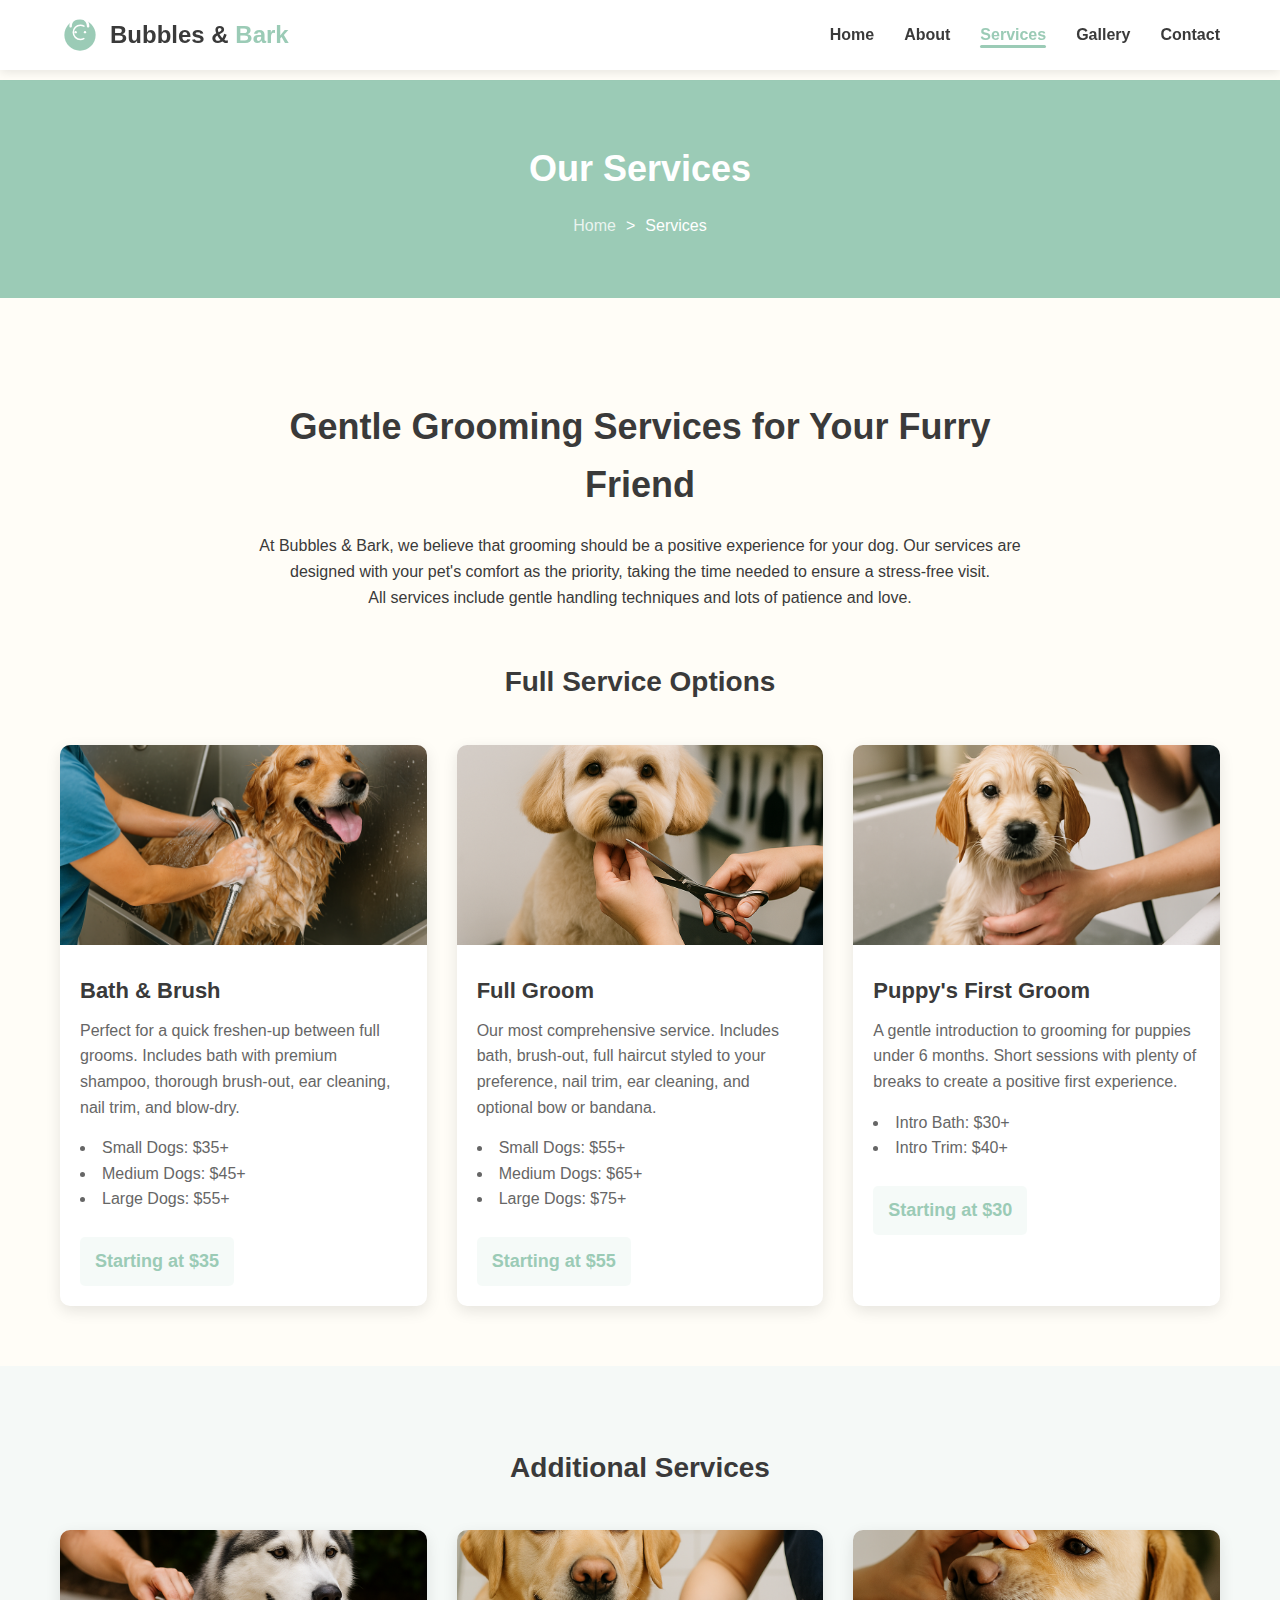
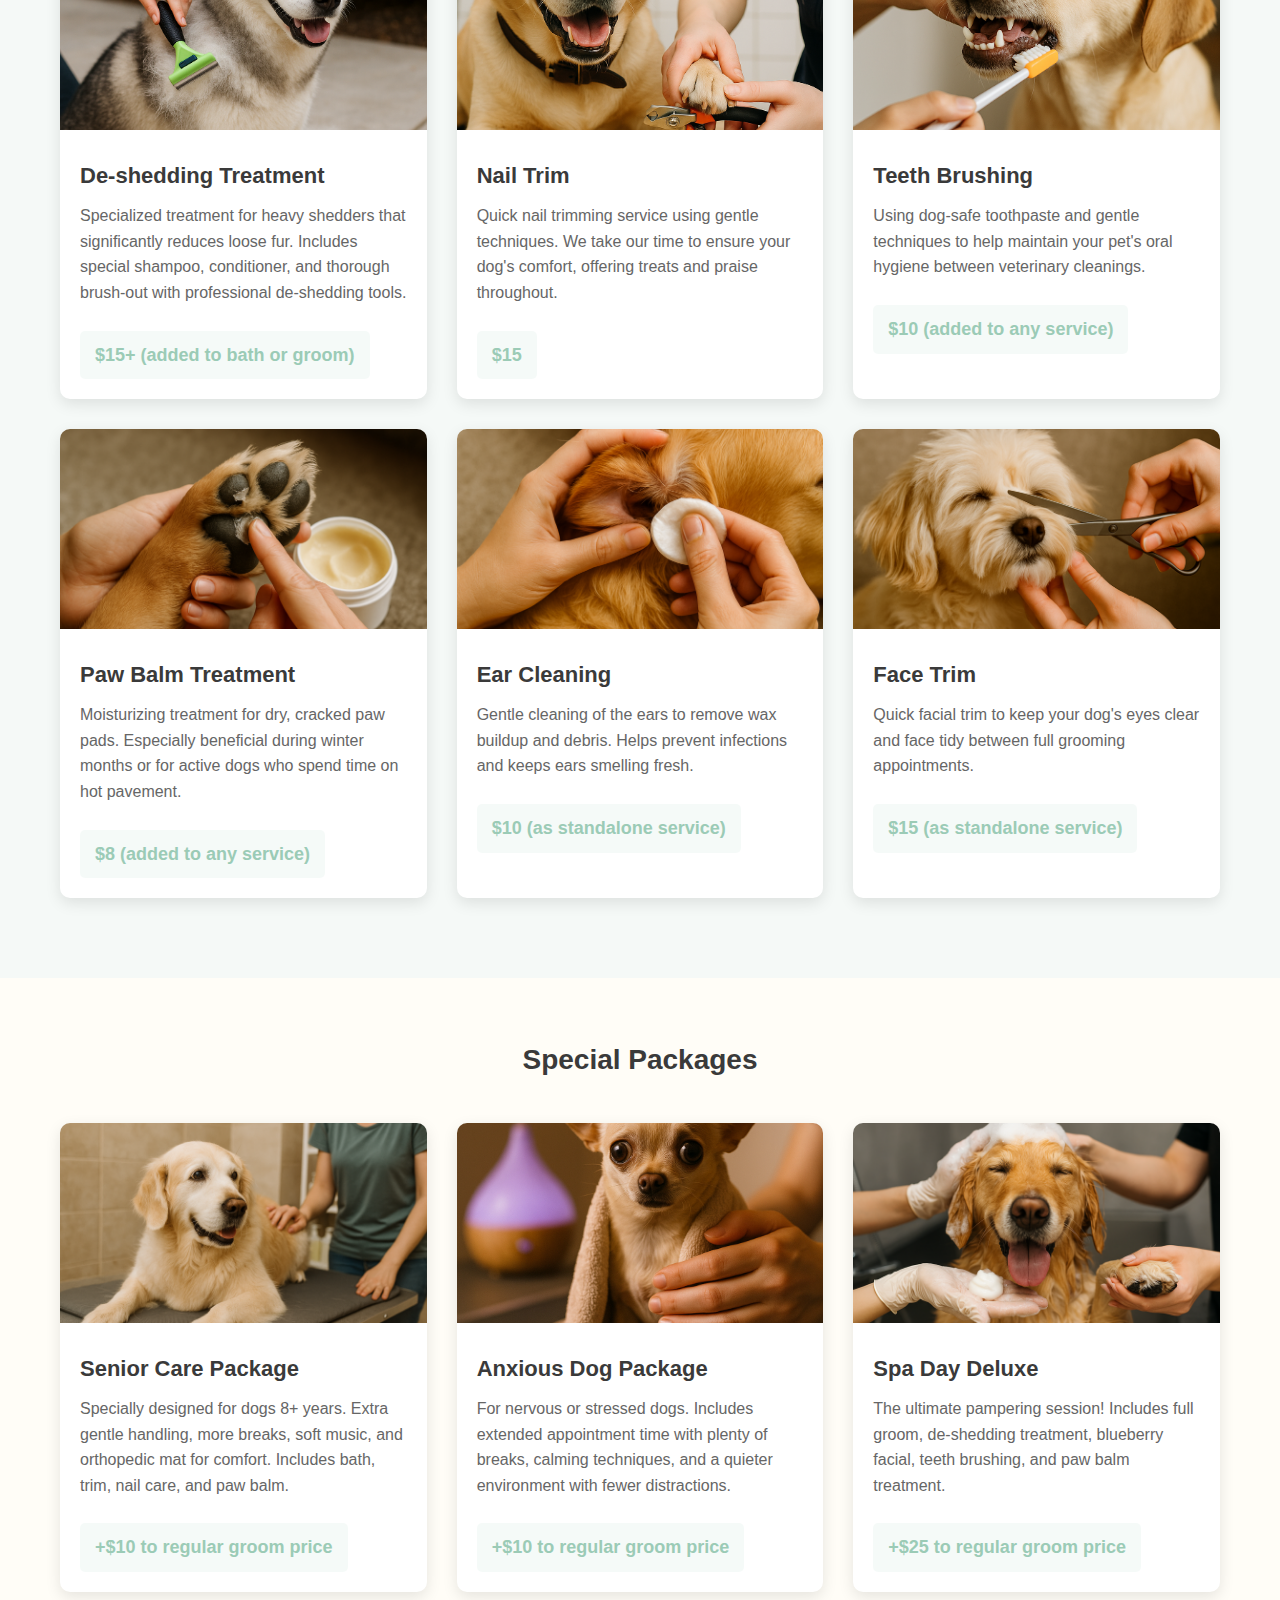
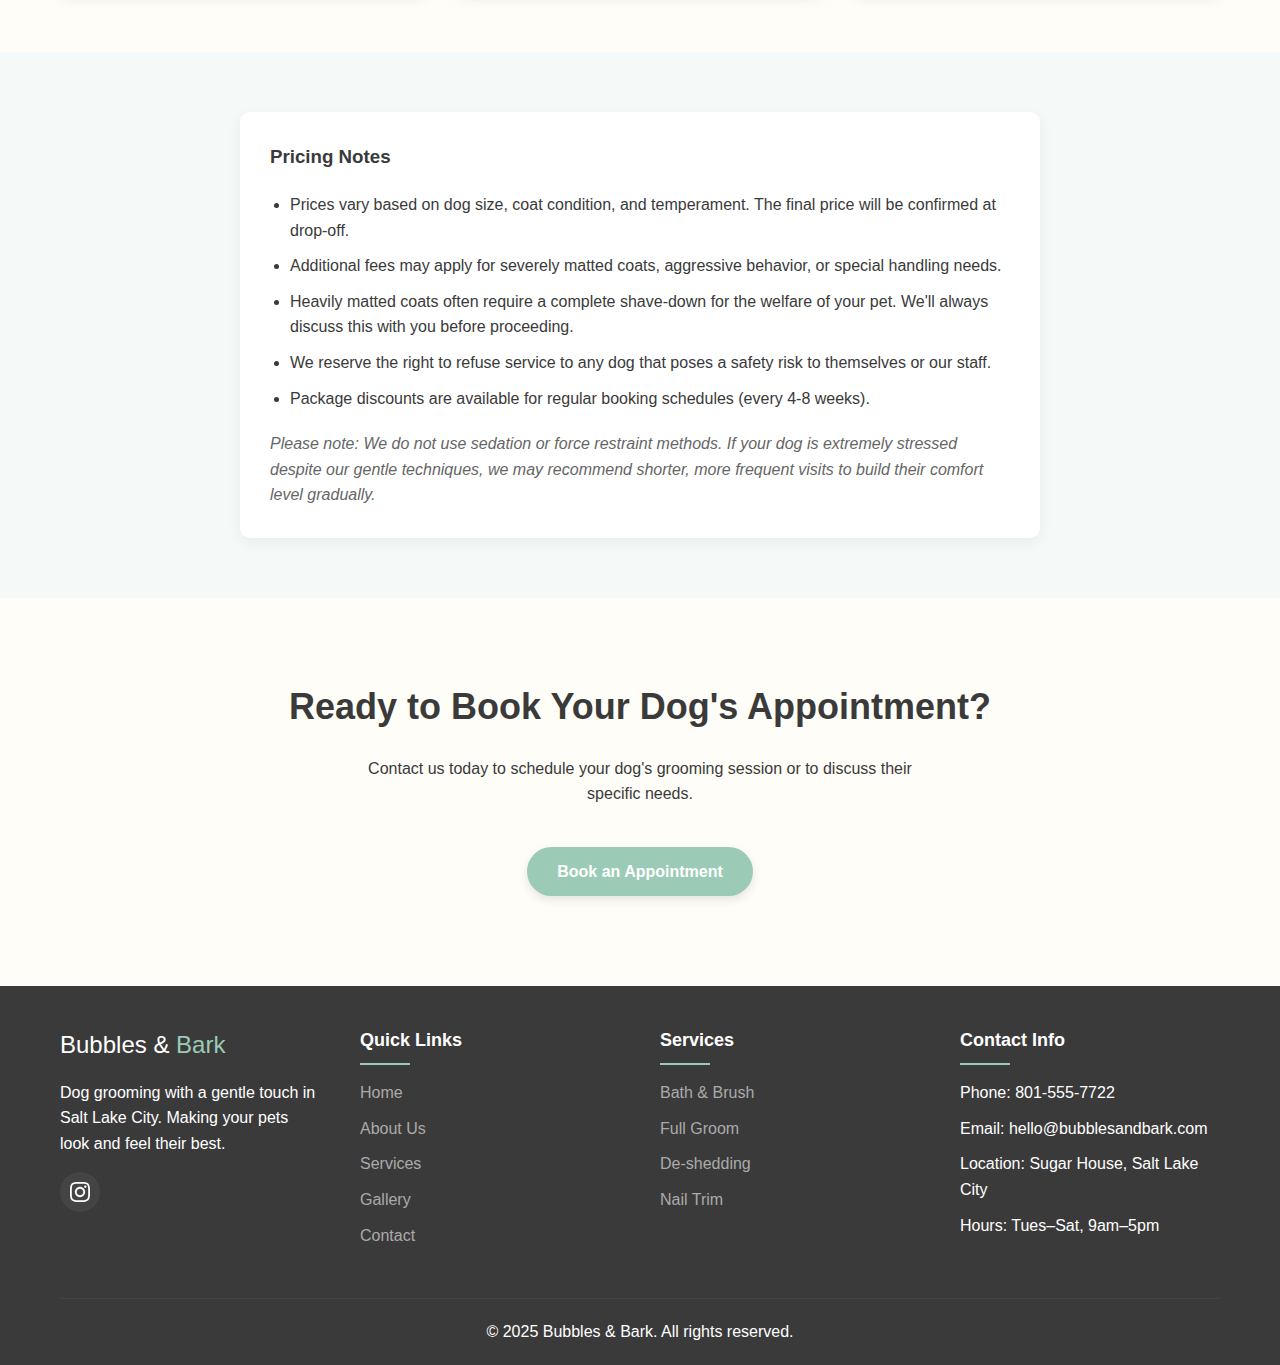
<file: services.html>
<!DOCTYPE html>
<html lang="en">
<head>
    <meta charset="UTF-8">
    <meta name="viewport" content="width=device-width, initial-scale=1.0">
    <title>Services - Bubbles & Bark</title>
    <link rel="stylesheet" href="styles.css">
</head>
<body>
    <!-- Header with Navigation -->
    <header>
        <div class="container">
            <nav class="navbar">
                <div class="logo">
                    <svg class="logo-icon" xmlns="http://www.w3.org/2000/svg" viewBox="0 0 512 512">
                        <circle cx="256" cy="256" r="200" fill="#9BCBB6"/>
                        <path d="M304.7,301.9c-12.9,7.1-27.7,11.1-43.5,11.1c-50.2,0-91-40.8-91-91s40.8-91,91-91c16.5,0,32,4.4,45.3,12.1" stroke="white" stroke-width="20" fill="none" stroke-linecap="round"/>
                        <circle cx="200" cy="220" r="15" fill="white"/>
                        <circle cx="320" cy="220" r="15" fill="white"/>
                        <path d="M360,160c-8.8,0-16-7.2-16-16c0-53-43-96-96-96c-53,0-96,43-96,96c0,8.8-7.2,16-16,16s-16-7.2-16-16c0-70.7,57.3-128,128-128c70.7,0,128,57.3,128,128C376,152.8,368.8,160,360,160z" fill="white"/>
                    </svg>
                    <h1>Bubbles & <span>Bark</span></h1>
                </div>
                <ul class="nav-links">
                    <li><a href="index.html" class="nav-link">Home</a></li>
                    <li><a href="about.html" class="nav-link">About</a></li>
                    <li><a href="services.html" class="nav-link active">Services</a></li>
                    <li><a href="gallery.html" class="nav-link">Gallery</a></li>
                    <li><a href="contact.html" class="nav-link">Contact</a></li>
                </ul>
                <div class="hamburger">
                    <div class="line1"></div>
                    <div class="line2"></div>
                    <div class="line3"></div>
                </div>
            </nav>
        </div>
    </header>

    <!-- Main Content -->
    <main>
        <!-- Page Header -->
        <div class="page-header">
            <div class="container">
                <h1>Our Services</h1>
                <ul class="breadcrumb">
                    <li><a href="index.html">Home</a></li>
                    <li>></li>
                    <li>Services</li>
                </ul>
            </div>
        </div>
        
        <!-- Services Introduction -->
        <section>
            <div class="container">
                <div style="text-align: center; max-width: 800px; margin: 0 auto 50px;">
                    <h2>Gentle Grooming Services for Your Furry Friend</h2>
                    <p>At Bubbles & Bark, we believe that grooming should be a positive experience for your dog. Our services are designed with your pet's comfort as the priority, taking the time needed to ensure a stress-free visit.</p>
                    <p>All services include gentle handling techniques and lots of patience and love.</p>
                </div>
                
                <!-- Main Services -->
                <h3 style="text-align: center; margin-bottom: 40px; font-size: 28px;">Full Service Options</h3>
                
                <div class="services-grid">
                    <div class="service-card">
                        <img src="./img/bath&brush.png" alt="Bath & Brush">
                        <div class="service-content">
                            <h3>Bath & Brush</h3>
                            <p>Perfect for a quick freshen-up between full grooms. Includes bath with premium shampoo, thorough brush-out, ear cleaning, nail trim, and blow-dry.</p>
                            <ul style="list-style-position: inside; margin: 15px 0; color: #666;">
                                <li>Small Dogs: $35+</li>
                                <li>Medium Dogs: $45+</li>
                                <li>Large Dogs: $55+</li>
                            </ul>
                            <div class="service-price">Starting at $35</div>
                        </div>
                    </div>
                    
                    <div class="service-card">
                        <img src="./img/full-groom.png" alt="Full Groom">
                        <div class="service-content">
                            <h3>Full Groom</h3>
                            <p>Our most comprehensive service. Includes bath, brush-out, full haircut styled to your preference, nail trim, ear cleaning, and optional bow or bandana.</p>
                            <ul style="list-style-position: inside; margin: 15px 0; color: #666;">
                                <li>Small Dogs: $55+</li>
                                <li>Medium Dogs: $65+</li>
                                <li>Large Dogs: $75+</li>
                            </ul>
                            <div class="service-price">Starting at $55</div>
                        </div>
                    </div>
                    
                    <div class="service-card">
                        <img src="./img/puppy-bath.png" alt="Puppy's First Groom">
                        <div class="service-content">
                            <h3>Puppy's First Groom</h3>
                            <p>A gentle introduction to grooming for puppies under 6 months. Short sessions with plenty of breaks to create a positive first experience.</p>
                            <ul style="list-style-position: inside; margin: 15px 0; color: #666;">
                                <li>Intro Bath: $30+</li>
                                <li>Intro Trim: $40+</li>
                            </ul>
                            <div class="service-price">Starting at $30</div>
                        </div>
                    </div>
                </div>
            </div>
        </section>
        
        <!-- Additional Services -->
        <section style="background-color: #f5f9f7; padding: 80px 0;">
            <div class="container">
                <h3 style="text-align: center; margin-bottom: 40px; font-size: 28px;">Additional Services</h3>
                
                <div class="services-grid">
                    <div class="service-card">
                        <img src="./img/de-shedding.png" alt="De-shedding Treatment">
                        <div class="service-content">
                            <h3>De-shedding Treatment</h3>
                            <p>Specialized treatment for heavy shedders that significantly reduces loose fur. Includes special shampoo, conditioner, and thorough brush-out with professional de-shedding tools.</p>
                            <div class="service-price">$15+ (added to bath or groom)</div>
                        </div>
                    </div>
                    
                    <div class="service-card">
                        <img src="./img/nail-trim.png" alt="Nail Trim">
                        <div class="service-content">
                            <h3>Nail Trim</h3>
                            <p>Quick nail trimming service using gentle techniques. We take our time to ensure your dog's comfort, offering treats and praise throughout.</p>
                            <div class="service-price">$15</div>
                        </div>
                    </div>
                    
                    <div class="service-card">
                        <img src="./img/teeth-brushing.png" alt="Teeth Brushing">
                        <div class="service-content">
                            <h3>Teeth Brushing</h3>
                            <p>Using dog-safe toothpaste and gentle techniques to help maintain your pet's oral hygiene between veterinary cleanings.</p>
                            <div class="service-price">$10 (added to any service)</div>
                        </div>
                    </div>
                </div>
                
                <div class="services-grid" style="margin-top: 30px;">
                    <div class="service-card">
                        <img src="./img/paw-balm.png" alt="Paw Balm Treatment">
                        <div class="service-content">
                            <h3>Paw Balm Treatment</h3>
                            <p>Moisturizing treatment for dry, cracked paw pads. Especially beneficial during winter months or for active dogs who spend time on hot pavement.</p>
                            <div class="service-price">$8 (added to any service)</div>
                        </div>
                    </div>
                    
                    <div class="service-card">
                        <img src="./img/ear-cleaning.png" alt="Ear Cleaning">
                        <div class="service-content">
                            <h3>Ear Cleaning</h3>
                            <p>Gentle cleaning of the ears to remove wax buildup and debris. Helps prevent infections and keeps ears smelling fresh.</p>
                            <div class="service-price">$10 (as standalone service)</div>
                        </div>
                    </div>
                    
                    <div class="service-card">
                        <img src="./img/face-trim.png" alt="Face Trim">
                        <div class="service-content">
                            <h3>Face Trim</h3>
                            <p>Quick facial trim to keep your dog's eyes clear and face tidy between full grooming appointments.</p>
                            <div class="service-price">$15 (as standalone service)</div>
                        </div>
                    </div>
                </div>
            </div>
        </section>
       
        <!-- Special Packages -->
        <section>
            <div class="container">
                <h3 style="text-align: center; margin-bottom: 40px; font-size: 28px;">Special Packages</h3>
                
                <div class="services-grid">
                    <div class="service-card">
                        <img src="./img/senior.png" alt="Senior Care Package">
                        <div class="service-content">
                            <h3>Senior Care Package</h3>
                            <p>Specially designed for dogs 8+ years. Extra gentle handling, more breaks, soft music, and orthopedic mat for comfort. Includes bath, trim, nail care, and paw balm.</p>
                            <div class="service-price">+$10 to regular groom price</div>
                        </div>
                    </div>
                    
                    <div class="service-card">
                        <img src="./img/scared.png" alt="Anxious Dog Package">
                        <div class="service-content">
                            <h3>Anxious Dog Package</h3>
                            <p>For nervous or stressed dogs. Includes extended appointment time with plenty of breaks, calming techniques, and a quieter environment with fewer distractions.</p>
                            <div class="service-price">+$10 to regular groom price</div>
                        </div>
                    </div>
                    
                    <div class="service-card">
                        <img src="./img/deluxe.png" alt="Spa Day Deluxe">
                        <div class="service-content">
                            <h3>Spa Day Deluxe</h3>
                            <p>The ultimate pampering session! Includes full groom, de-shedding treatment, blueberry facial, teeth brushing, and paw balm treatment.</p>
                            <div class="service-price">+$25 to regular groom price</div>
                        </div>
                    </div>
                </div>
            </div>
        </section>
        
        <!-- Pricing Notes -->
        <section style="background-color: #f5f9f7; padding: 60px 0;">
            <div class="container">
                <div style="max-width: 800px; margin: 0 auto; padding: 30px; background-color: white; border-radius: 10px; box-shadow: 0 5px 15px rgba(0,0,0,0.05);">
                    <h3 style="margin-bottom: 20px; color: var(--text);">Pricing Notes</h3>
                    <ul style="list-style-position: outside; margin-left: 20px; margin-bottom: 20px;">
                        <li style="margin-bottom: 10px;">Prices vary based on dog size, coat condition, and temperament. The final price will be confirmed at drop-off.</li>
                        <li style="margin-bottom: 10px;">Additional fees may apply for severely matted coats, aggressive behavior, or special handling needs.</li>
                        <li style="margin-bottom: 10px;">Heavily matted coats often require a complete shave-down for the welfare of your pet. We'll always discuss this with you before proceeding.</li>
                        <li style="margin-bottom: 10px;">We reserve the right to refuse service to any dog that poses a safety risk to themselves or our staff.</li>
                        <li>Package discounts are available for regular booking schedules (every 4-8 weeks).</li>
                    </ul>
                    <p style="font-style: italic; color: #666;">Please note: We do not use sedation or force restraint methods. If your dog is extremely stressed despite our gentle techniques, we may recommend shorter, more frequent visits to build their comfort level gradually.</p>
                </div>
            </div>
        </section>
        
        <!-- Call to Action -->
        <section style="text-align: center; padding: 80px 0;">
            <div class="container">
                <h2>Ready to Book Your Dog's Appointment?</h2>
                <p style="max-width: 600px; margin: 0 auto 30px;">Contact us today to schedule your dog's grooming session or to discuss their specific needs.</p>
                <a href="contact.html" class="btn" style="display: inline-block; padding: 12px 30px; background-color: var(--primary); color: white; text-decoration: none; border-radius: 50px; font-weight: 700; transition: all 0.3s; box-shadow: 0 4px 10px rgba(0,0,0,0.1);">Book an Appointment</a>
            </div>
        </section>
    </main>

    <!-- Footer -->
    <footer>
        <div class="container">
            <div class="footer-content">
                <div>
                    <div class="footer-logo">Bubbles & <span>Bark</span></div>
                    <p>Dog grooming with a gentle touch in Salt Lake City. Making your pets look and feel their best.</p>
                    <div class="social-links">
                        <a href="#" aria-label="Instagram">
                            <svg width="20" height="20" viewBox="0 0 24 24" fill="currentColor">
                                <path d="M12 2.163c3.204 0 3.584.012 4.85.07 3.252.148 4.771 1.691 4.919 4.919.058 1.265.069 1.645.069 4.849 0 3.205-.012 3.584-.069 4.849-.149 3.225-1.664 4.771-4.919 4.919-1.266.058-1.644.07-4.85.07-3.204 0-3.584-.012-4.849-.07-3.26-.149-4.771-1.699-4.919-4.92-.058-1.265-.07-1.644-.07-4.849 0-3.204.013-3.583.07-4.849.149-3.227 1.664-4.771 4.919-4.919 1.266-.057 1.645-.069 4.849-.069zm0-2.163c-3.259 0-3.667.014-4.947.072-4.358.2-6.78 2.618-6.98 6.98-.059 1.281-.073 1.689-.073 4.948 0 3.259.014 3.668.072 4.948.2 4.358 2.618 6.78 6.98 6.98 1.281.058 1.689.072 4.948.072 3.259 0 3.668-.014 4.948-.072 4.354-.2 6.782-2.618 6.979-6.98.059-1.28.073-1.689.073-4.948 0-3.259-.014-3.667-.072-4.947-.196-4.354-2.617-6.78-6.979-6.98-1.281-.059-1.69-.073-4.949-.073zm0 5.838c-3.403 0-6.162 2.759-6.162 6.162s2.759 6.163 6.162 6.163 6.162-2.759 6.162-6.163c0-3.403-2.759-6.162-6.162-6.162zm0 10.162c-2.209 0-4-1.79-4-4 0-2.209 1.791-4 4-4s4 1.791 4 4c0 2.21-1.791 4-4 4zm6.406-11.845c-.796 0-1.441.645-1.441 1.44s.645 1.44 1.441 1.44c.795 0 1.439-.645 1.439-1.44s-.644-1.44-1.439-1.44z"/>
                            </svg>
                        </a>
                    </div>
                </div>
                
                <div class="footer-links">
                    <h3>Quick Links</h3>
                    <ul>
                        <li><a href="index.html">Home</a></li>
                        <li><a href="about.html">About Us</a></li>
                        <li><a href="services.html">Services</a></li>
                        <li><a href="gallery.html">Gallery</a></li>
                        <li><a href="contact.html">Contact</a></li>
                    </ul>
                </div>
                
                <div class="footer-links">
                    <h3>Services</h3>
                    <ul>
                        <li><a href="services.html">Bath & Brush</a></li>
                        <li><a href="services.html">Full Groom</a></li>
                        <li><a href="services.html">De-shedding</a></li>
                        <li><a href="services.html">Nail Trim</a></li>
                    </ul>
                </div>
                
                <div class="footer-links">
                    <h3>Contact Info</h3>
                    <ul>
                        <li>Phone: 801-555-7722</li>
                        <li>Email: hello@bubblesandbark.com</li>
                        <li>Location: Sugar House, Salt Lake City</li>
                        <li>Hours: Tues–Sat, 9am–5pm</li>
                    </ul>
                </div>
            </div>
            
            <div class="footer-bottom">
                <p>&copy; 2025 Bubbles & Bark. All rights reserved.</p>
            </div>
        </div>
    </footer>

    <!-- JavaScript for mobile menu toggle -->
    <script>
        document.addEventListener('DOMContentLoaded', function() {
            const hamburger = document.querySelector('.hamburger');
            const navLinks = document.querySelector('.nav-links');
            
            hamburger.addEventListener('click', function() {
                navLinks.classList.toggle('active');
                hamburger.classList.toggle('active');
            });
            
            // Close menu when clicking a link
            const links = document.querySelectorAll('.nav-link');
            links.forEach(link => {
                link.addEventListener('click', function() {
                    navLinks.classList.remove('active');
                    hamburger.classList.remove('active');
                });
            });
        });
    </script>
</body>
</html>
</file>
<file: styles.css>
/* Global Styles */
:root {
    --primary: #9BCBB6;
    --secondary: #FFC8A2;
    --background: #FFFDF7;
    --text: #3A3A3A;
    --accent: #FF9770;
}

* {
    margin: 0;
    padding: 0;
    box-sizing: border-box;
}

body {
    font-family: 'Nunito', 'Segoe UI', Tahoma, Geneva, Verdana, sans-serif;
    background-color: var(--background);
    color: var(--text);
    line-height: 1.6;
}

.container {
    max-width: 1200px;
    margin: 0 auto;
    padding: 0 20px;
}

/* Header */
header {
    background-color: white;
    box-shadow: 0 2px 10px rgba(0,0,0,0.1);
    position: fixed;
    width: 100%;
    top: 0;
    z-index: 100;
}

.navbar {
    display: flex;
    justify-content: space-between;
    align-items: center;
    padding: 15px 0;
}

.logo {
    display: flex;
    align-items: center;
}

.logo h1 {
    font-size: 24px;
    margin-left: 10px;
    color: var(--text);
}

.logo span {
    color: var(--primary);
}

.logo-icon {
    width: 40px;
    height: 40px;
}

.nav-links {
    list-style: none;
    display: flex;
}

.nav-links li {
    margin-left: 30px;
}

.nav-links a {
    text-decoration: none;
    color: var(--text);
    font-weight: 600;
    transition: color 0.3s;
    position: relative;
}

.nav-links a:hover {
    color: var(--primary);
}

.nav-links a.active {
    color: var(--primary);
}

.nav-links a.active::after {
    content: '';
    position: absolute;
    bottom: -5px;
    left: 0;
    width: 100%;
    height: 3px;
    background-color: var(--primary);
    border-radius: 10px;
}

.hamburger {
    display: none;
    cursor: pointer;
}

.hamburger div {
    width: 25px;
    height: 3px;
    background-color: var(--text);
    margin: 5px;
    transition: all 0.3s;
}

/* Main content */
main {
    margin-top: 80px;
    min-height: calc(100vh - 160px);
}

section {
    padding: 60px 0;
}

h2 {
    font-size: 36px;
    margin-bottom: 20px;
    color: var(--text);
}

/* Hero Section */
.hero {
    background: 
        linear-gradient(rgba(155, 203, 182, 0.8), rgba(155, 203, 182, 0.8)), /* transparent overlay */
        url('./img/') center/cover no-repeat;          /* background image */
    color: white;
    text-align: center;
    padding: 80px 0;
    border-radius: 0 0 50% 50% / 10%;
}


.hero h2 {
    font-size: 42px;
    margin-bottom: 20px;
    color: white;
}

.hero p {
    font-size: 18px;
    max-width: 600px;
    margin: 0 auto 30px;
}

.btn {
    display: inline-block;
    padding: 12px 30px;
    background-color: white;
    color: var(--primary);
    text-decoration: none;
    border-radius: 50px;
    font-weight: 700;
    transition: all 0.3s;
    box-shadow: 0 4px 10px rgba(0,0,0,0.1);
    margin: 10px;
}

.btn:hover {
    transform: translateY(-3px);
    box-shadow: 0 6px 15px rgba(0,0,0,0.15);
}

.btn-outline {
    background-color: transparent;
    color: white;
    border: 2px solid white;
}

.btn-outline:hover {
    background-color: white;
    color: var(--primary);
}

/* Services Section */
.services-grid {
    display: grid;
    grid-template-columns: repeat(auto-fit, minmax(250px, 1fr));
    gap: 30px;
    margin-top: 40px;
}

.service-card {
    background-color: white;
    border-radius: 10px;
    overflow: hidden;
    box-shadow: 0 5px 15px rgba(0,0,0,0.1);
    transition: transform 0.3s;
}

.service-card:hover {
    transform: translateY(-10px);
}

.service-card img {
    width: 100%;
    height: 200px;
    object-fit: cover;
}

.service-content {
    padding: 20px;
}

.service-content h3 {
    font-size: 22px;
    margin-bottom: 10px;
    color: var(--text);
}

.service-content p {
    margin-bottom: 15px;
    color: #666;
}

.service-price {
    font-size: 20px;
    font-weight: 700;
    color: var(--primary);
}

/* About Section */
.about-content {
    display: flex;
    align-items: center;
    gap: 50px;
}

.about-image {
    flex: 1;
    border-radius: 10px;
    overflow: hidden;
    box-shadow: 0 5px 15px rgba(0,0,0,0.1);
}

.about-image img {
    width: 100%;
    height: auto;
    display: block;
}

.about-text {
    flex: 1;
}

.about-text h2 {
    margin-bottom: 20px;
}

.about-text p {
    margin-bottom: 15px;
}

.about-features {
    margin-top: 20px;
}

.feature {
    display: flex;
    align-items: center;
    margin-bottom: 15px;
}

.feature svg {
    margin-right: 15px;
    color: var(--primary);
}

/* Gallery Section */
.gallery-grid {
    display: grid;
    grid-template-columns: repeat(auto-fill, minmax(300px, 1fr));
    gap: 20px;
    margin-top: 40px;
}

.gallery-item {
    position: relative;
    border-radius: 10px;
    overflow: hidden;
    box-shadow: 0 5px 15px rgba(0,0,0,0.1);
    height: 300px;
}

.gallery-item img {
    width: 100%;
    height: 100%;
    object-fit: cover;
    transition: transform 0.3s;
}

.gallery-item:hover img {
    transform: scale(1.05);
}

.gallery-caption {
    position: absolute;
    bottom: 0;
    left: 0;
    right: 0;
    background-color: rgba(0,0,0,0.7);
    color: white;
    padding: 10px;
    transform: translateY(100%);
    transition: transform 0.3s;
}

.gallery-item:hover .gallery-caption {
    transform: translateY(0);
}

/* Contact Section */
.contact-content {
    display: grid;
    grid-template-columns: repeat(auto-fit, minmax(300px, 1fr));
    gap: 40px;
    margin-top: 40px;
}

.contact-info {
    background-color: white;
    padding: 30px;
    border-radius: 10px;
    box-shadow: 0 5px 15px rgba(0,0,0,0.1);
}

.info-item {
    display: flex;
    align-items: flex-start;
    margin-bottom: 20px;
}

.info-item i {
    margin-right: 15px;
    color: var(--primary);
}

.info-details h4 {
    font-size: 18px;
    margin-bottom: 5px;
}

.contact-form {
    background-color: white;
    padding: 30px;
    border-radius: 10px;
    box-shadow: 0 5px 15px rgba(0,0,0,0.1);
}

.form-group {
    margin-bottom: 20px;
}

.form-group label {
    display: block;
    margin-bottom: 8px;
    font-weight: 600;
}

.form-group input,
.form-group textarea,
.form-group select {
    width: 100%;
    padding: 12px;
    border: 1px solid #ddd;
    border-radius: 5px;
    font-family: inherit;
    font-size: 16px;
}

.form-group textarea {
    height: 150px;
    resize: vertical;
}

.submit-btn {
    background-color: var(--primary);
    color: white;
    border: none;
    padding: 12px 25px;
    border-radius: 50px;
    cursor: pointer;
    font-size: 16px;
    font-weight: 600;
    transition: all 0.3s;
}

.submit-btn:hover {
    background-color: #80b39f;
    transform: translateY(-3px);
}

/* Footer */
footer {
    background-color: var(--text);
    color: white;
    padding: 40px 0 20px;
}

.footer-content {
    display: grid;
    grid-template-columns: repeat(auto-fit, minmax(200px, 1fr));
    gap: 40px;
    margin-bottom: 40px;
}

.footer-logo {
    font-size: 24px;
    margin-bottom: 15px;
}

.footer-logo span {
    color: var(--primary);
}

.footer-links h3 {
    font-size: 18px;
    margin-bottom: 15px;
    position: relative;
    padding-bottom: 10px;
}

.footer-links h3::after {
    content: '';
    position: absolute;
    bottom: 0;
    left: 0;
    width: 50px;
    height: 2px;
    background-color: var(--primary);
}

.footer-links ul {
    list-style: none;
}

.footer-links li {
    margin-bottom: 10px;
}

.footer-links a {
    color: #aaa;
    text-decoration: none;
    transition: color 0.3s;
}

.footer-links a:hover {
    color: var(--primary);
}

.footer-bottom {
    text-align: center;
    padding-top: 20px;
    border-top: 1px solid #444;
}

.social-links {
    display: flex;
    gap: 15px;
    margin-top: 15px;
}

.social-links a {
    display: flex;
    align-items: center;
    justify-content: center;
    width: 40px;
    height: 40px;
    background-color: #444;
    border-radius: 50%;
    color: white;
    transition: all 0.3s;
}

.social-links a:hover {
    background-color: var(--primary);
    transform: translateY(-3px);
}

/* Responsive Design */
@media (max-width: 768px) {
    .nav-links {
        position: absolute;
        right: 0;
        top: 70px;
        background-color: white;
        width: 100%;
        flex-direction: column;
        align-items: center;
        padding: 20px 0;
        box-shadow: 0 5px 10px rgba(0,0,0,0.1);
        transform: translateY(-150%);
        transition: transform 0.3s ease-in;
        z-index: 99;
    }
    
    .nav-links.active {
        transform: translateY(0);
    }
    
    .nav-links li {
        margin: 15px 0;
    }
    
    .hamburger {
        display: block;
    }
    
    .hamburger.active .line1 {
        transform: rotate(-45deg) translate(-5px, 6px);
    }
    
    .hamburger.active .line2 {
        opacity: 0;
    }
    
    .hamburger.active .line3 {
        transform: rotate(45deg) translate(-5px, -6px);
    }
    
    .about-content {
        flex-direction: column;
    }
    
    .gallery-grid {
        grid-template-columns: repeat(auto-fill, minmax(250px, 1fr));
    }
}

/* Page specific styles */
.page-header {
    background-color: var(--primary);
    padding: 60px 0;
    text-align: center;
    color: white;
    margin-bottom: 40px;
}

.page-header h1 {
    font-size: 36px;
    margin-bottom: 15px;
}

.breadcrumb {
    display: flex;
    justify-content: center;
    list-style: none;
}

.breadcrumb li {
    margin: 0 5px;
}

.breadcrumb a {
    color: rgba(255, 255, 255, 0.8);
    text-decoration: none;
}

.breadcrumb a:hover {
    color: white;
}
.values-section {
    background-color: #f5f9f7;
    padding: 80px 0;
}

.values-grid {
    display: grid;
    grid-template-columns: repeat(auto-fit, minmax(300px, 1fr));
    gap: 30px;
    margin-top: 40px;
}

.value-card {
    background-color: white;
    padding: 30px;
    border-radius: 10px;
    box-shadow: 0 5px 15px rgba(0,0,0,0.05);
    text-align: center;
}

.value-card svg {
    width: 60px;
    height: 60px;
    margin: 0 auto 20px;
    color: var(--primary);
}

.value-card h3 {
    font-size: 22px;
    margin-bottom: 15px;
}

.feature-list {
    margin-top: 30px;
}

.feature-item {
    display: flex;
    align-items: center;
    margin-bottom: 20px;
}

.feature-icon {
    width: 40px;
    height: 40px;
    background-color: rgba(155, 203, 182, 0.2);
    border-radius: 50%;
    display: flex;
    align-items: center;
    justify-content: center;
    margin-right: 15px;
    flex-shrink: 0;
}

.feature-icon svg {
    width: 20px;
    height: 20px;
    color: var(--primary);
}

.feature-text h4 {
    font-size: 18px;
    margin-bottom: 5px;
}
/* Specific: Service Category Headings */
.services-grid + h3,
h3.section-title {
    text-align: center;
    font-size: 28px;
    margin-bottom: 40px;
    color: var(--text);
}

/* Services Section Padding */
.services-section {
    padding: 80px 0;
}

/* Enhanced Service Price Box */
.service-price {
    background-color: rgba(155, 203, 182, 0.1);
    padding: 10px 15px;
    border-radius: 5px;
    display: inline-block;
    font-size: 18px;
    font-weight: 600;
    margin-top: 10px;
    color: var(--primary);
}

/* Pricing Notes Card */
.pricing-notes {
    background-color: white;
    padding: 30px;
    border-radius: 10px;
    box-shadow: 0 5px 15px rgba(0,0,0,0.05);
    color: var(--text);
    font-size: 16px;
    line-height: 1.7;
}

/* Call-to-Action Button */
.call-to-action .btn {
    background-color: var(--primary);
    color: white;
    font-weight: 700;
    text-transform: uppercase;
    letter-spacing: 1px;
}

/* Section Subtitle */
.section-subtitle {
    color: #666;
    font-size: 16px;
    margin-bottom: 20px;
    text-align: center;
}

/* Reusable Section Backgrounds */
.bg-light {
    background-color: #f5f9f7;
}

.bg-secondary {
    background-color: var(--secondary);
}

.text-center {
    text-align: center;
}

.section-padding {
    padding: 80px 0;
}

.section-subtext {
    max-width: 600px;
    margin: 0 auto 30px;
    color: var(--text);
}
/* Contact Page Enhancements */

/* Section Headers */
.contact-info h3,
.contact-form h3 {
    font-size: 24px;
    color: var(--text);
    margin-bottom: 20px;
    border-bottom: 2px solid var(--primary);
    padding-bottom: 10px;
}

/* Info Items */
.info-item svg {
    flex-shrink: 0;
    color: var(--primary);
    margin-top: 4px;
}

.info-details p {
    color: #666;
    font-size: 15px;
}

/* Form Enhancements */
.contact-form form {
    display: flex;
    flex-direction: column;
    gap: 20px;
}

.contact-form .form-group label {
    font-weight: 700;
    color: var(--text);
}

.contact-form input,
.contact-form textarea,
.contact-form select {
    border: 1px solid #ccc;
    padding: 12px;
    border-radius: 6px;
    font-size: 16px;
    transition: border 0.3s;
}

.contact-form input:focus,
.contact-form textarea:focus,
.contact-form select:focus {
    border-color: var(--primary);
    outline: none;
}

/* FAQ Section */
section .faq {
    margin-top: 40px;
    border-top: 1px solid #eee;
    padding-top: 20px;
}

.faq h3 {
    color: var(--text);
    font-size: 22px;
    margin-bottom: 10px;
}

.faq p {
    color: #555;
}

/* Map Section Placeholder */
.map-placeholder {
    width: 100%;
    height: 400px;
    background-color: #e9e9e9;
    border-radius: 10px;
    display: flex;
    align-items: center;
    justify-content: center;
    color: var(--primary);
    font-weight: bold;
}

/* Responsive Adjustments */
@media (max-width: 768px) {
    .contact-content {
        grid-template-columns: 1fr;
    }
}
</file>
